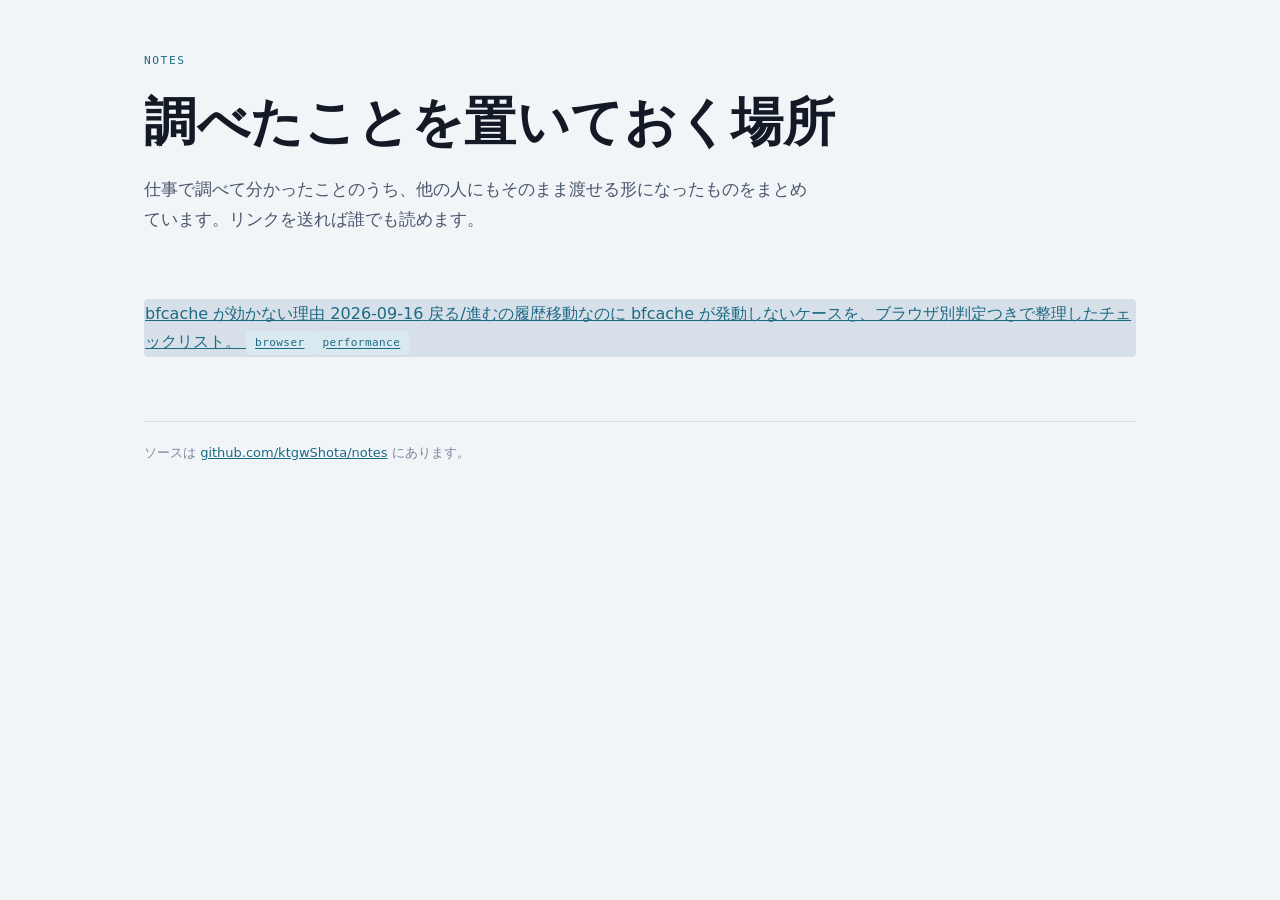
<file: index.html>
<!doctype html>
<html lang="ja">
<head>
<meta charset="utf-8">
<meta name="viewport" content="width=device-width, initial-scale=1">
<title>notes</title>
<meta name="description" content="調べたことをまとめて置いておく場所。">
<link rel="icon" href="data:image/svg+xml,<svg xmlns=%22http://www.w3.org/2000/svg%22 viewBox=%220 0 100 100%22><text y=%22.9em%22 font-size=%2290%22>🧊</text></svg>">
<link rel="stylesheet" href="assets/style.css">
</head>
<body>

<div class="wrap">

  <header class="masthead">
    <p class="eyebrow">notes</p>
    <h1>調べたことを置いておく場所</h1>
    <p class="lede">仕事で調べて分かったことのうち、他の人にもそのまま渡せる形になったものをまとめています。リンクを送れば誰でも読めます。</p>
  </header>

  <section>
    <!-- この一覧は scripts/build_index.py が自動生成します。手で編集しないでください。 -->
    <ul class="entries">
      <!-- ENTRIES:START -->
      <li>
        <a href="pages/92ad0da3/">
          <span class="title">bfcache が効かない理由</span>
          <span class="date">2026-09-16</span>
          <span class="summary">戻る/進むの履歴移動なのに bfcache が発動しないケースを、ブラウザ別判定つきで整理したチェックリスト。</span>
          <span class="tags"><span class="tag-pill">browser</span><span class="tag-pill">performance</span></span>
        </a>
      </li>
      <!-- ENTRIES:END -->
    </ul>
  </section>

  <footer>
    ソースは <a href="https://github.com/ktgwShota/notes">github.com/ktgwShota/notes</a> にあります。
  </footer>

</div>

</body>
</html>
</file>
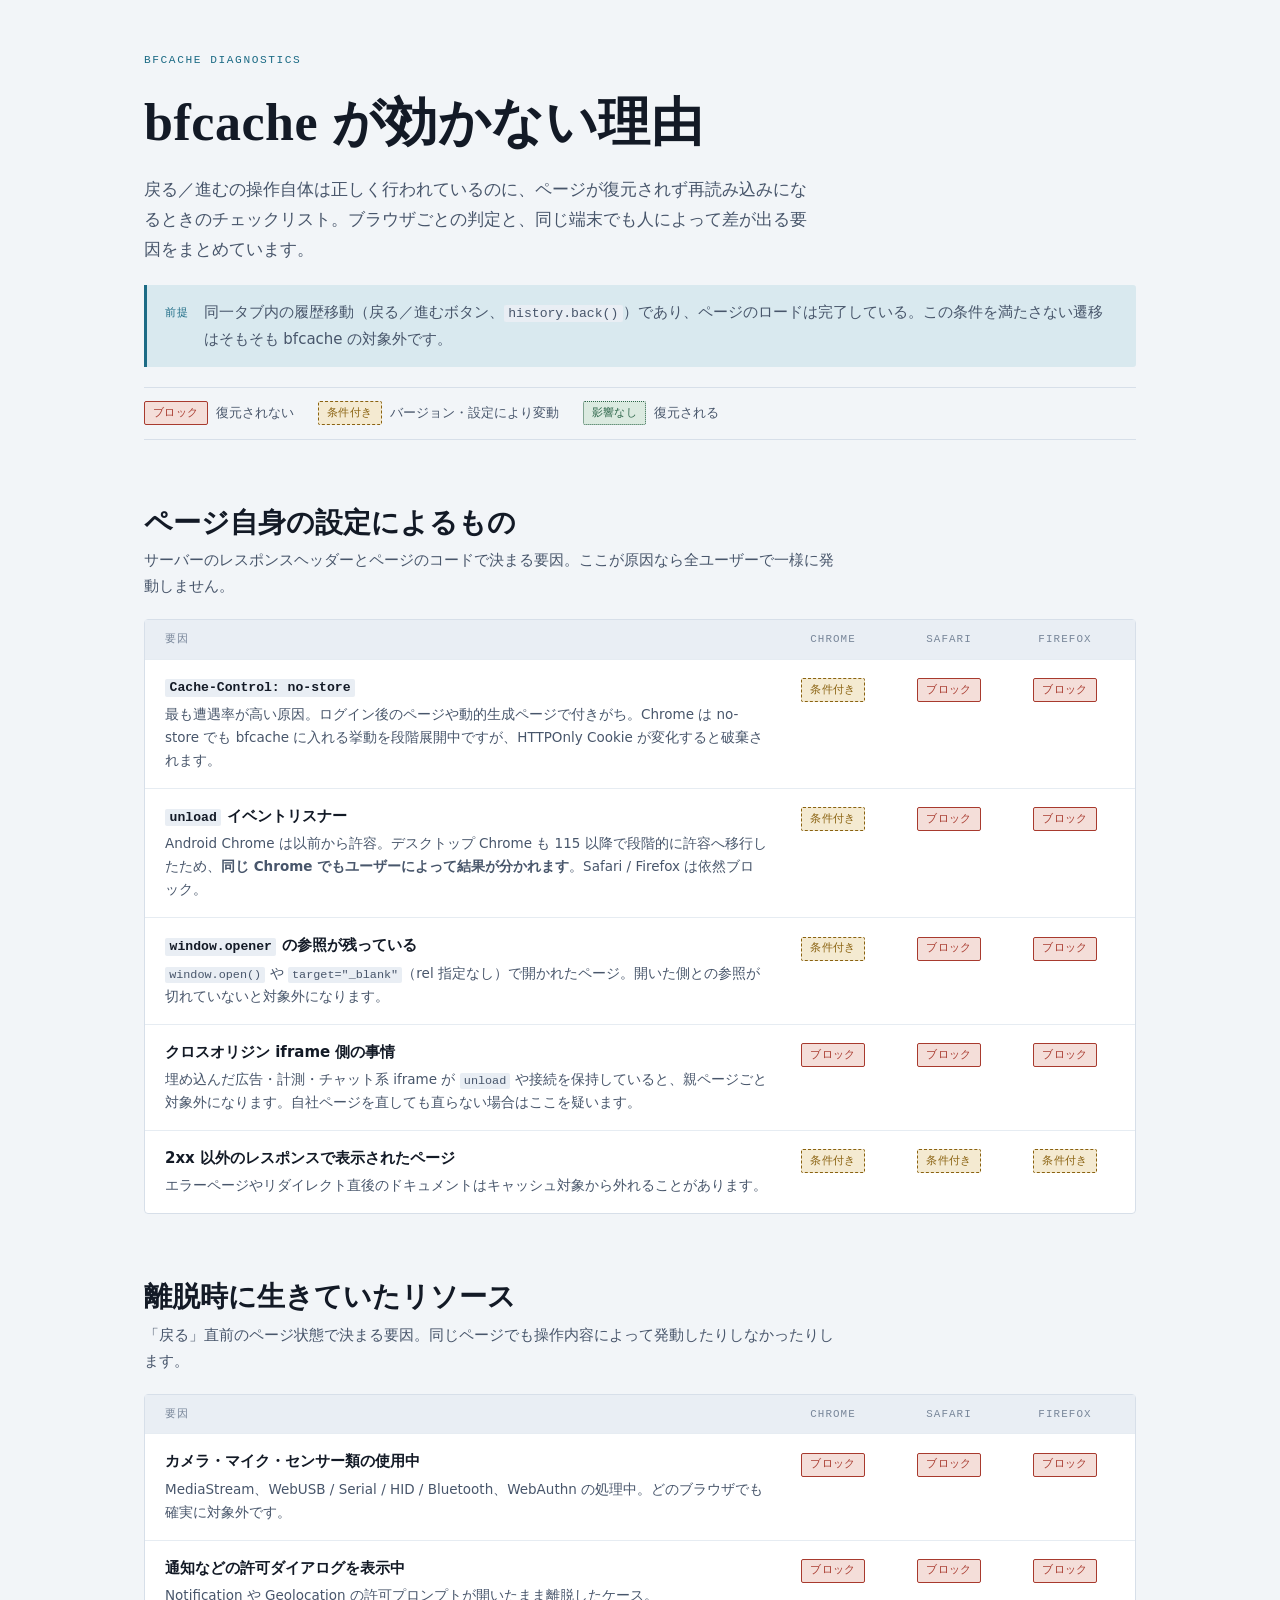
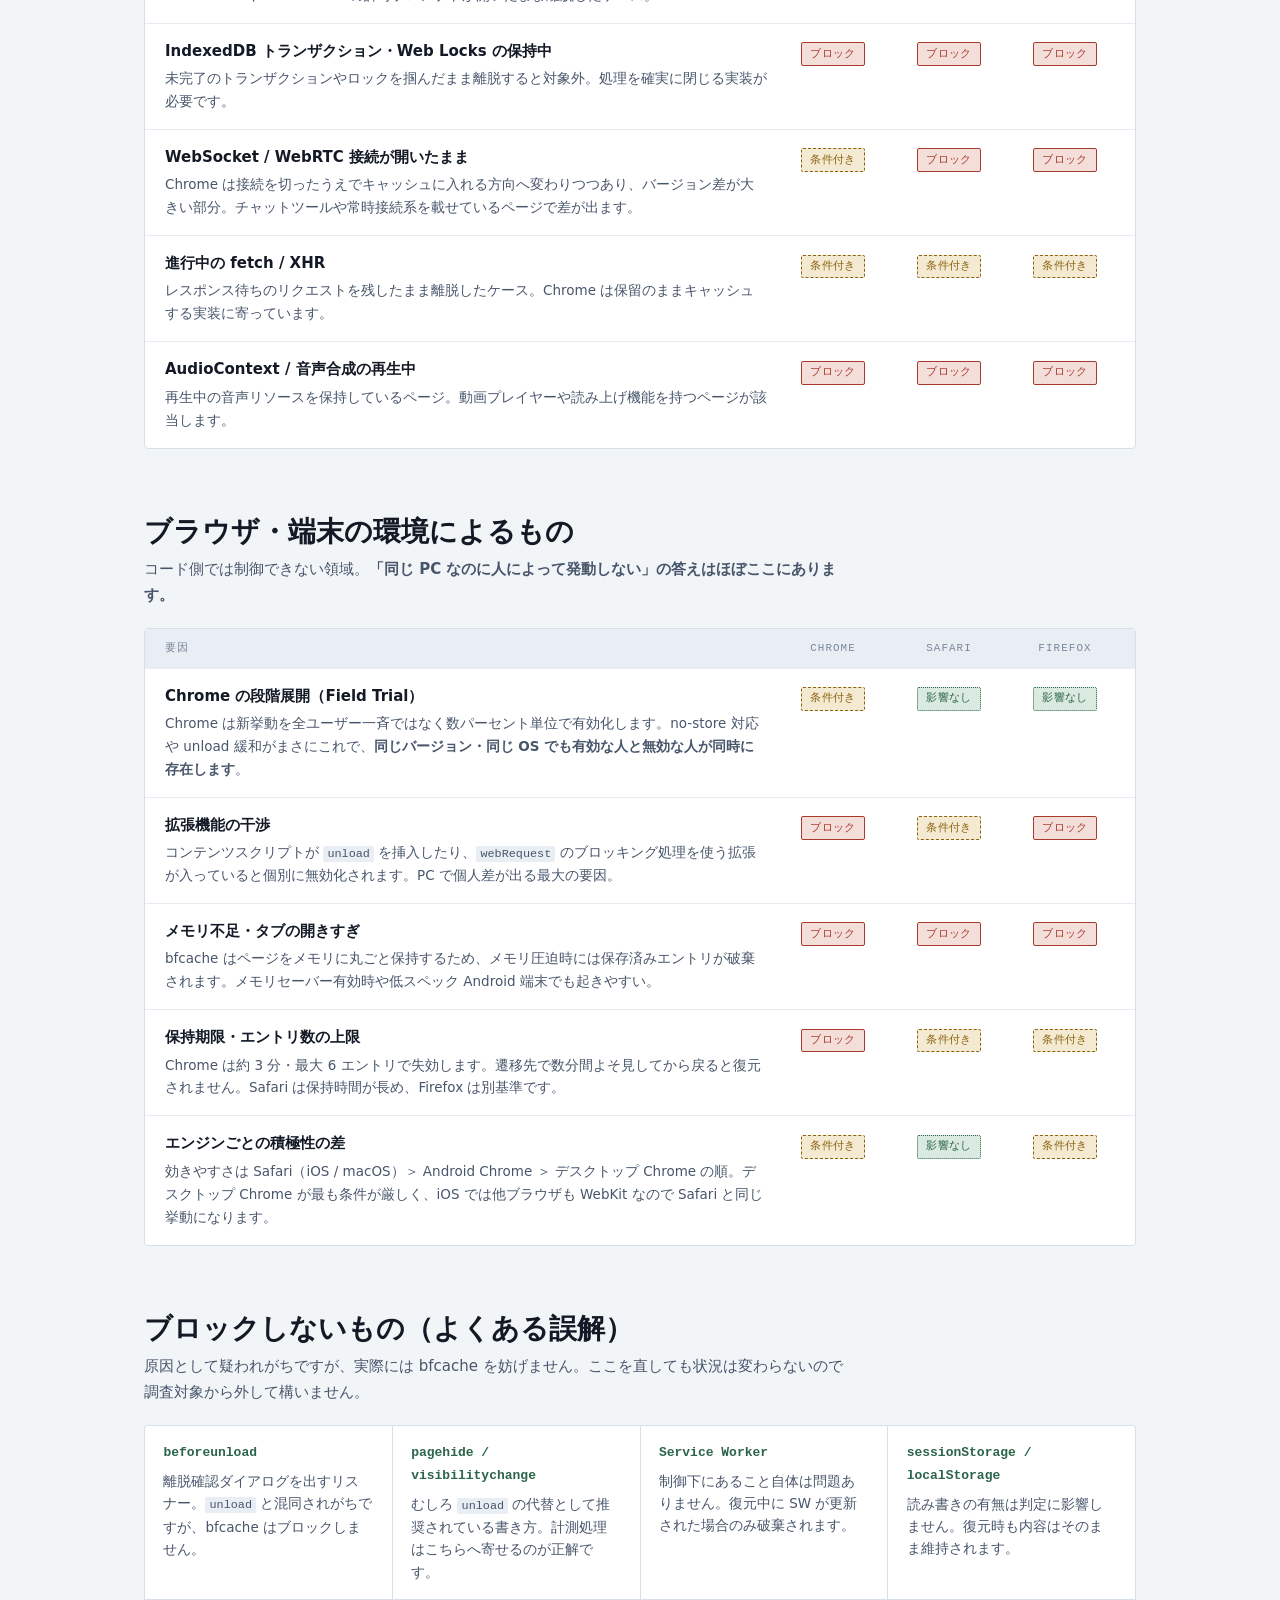
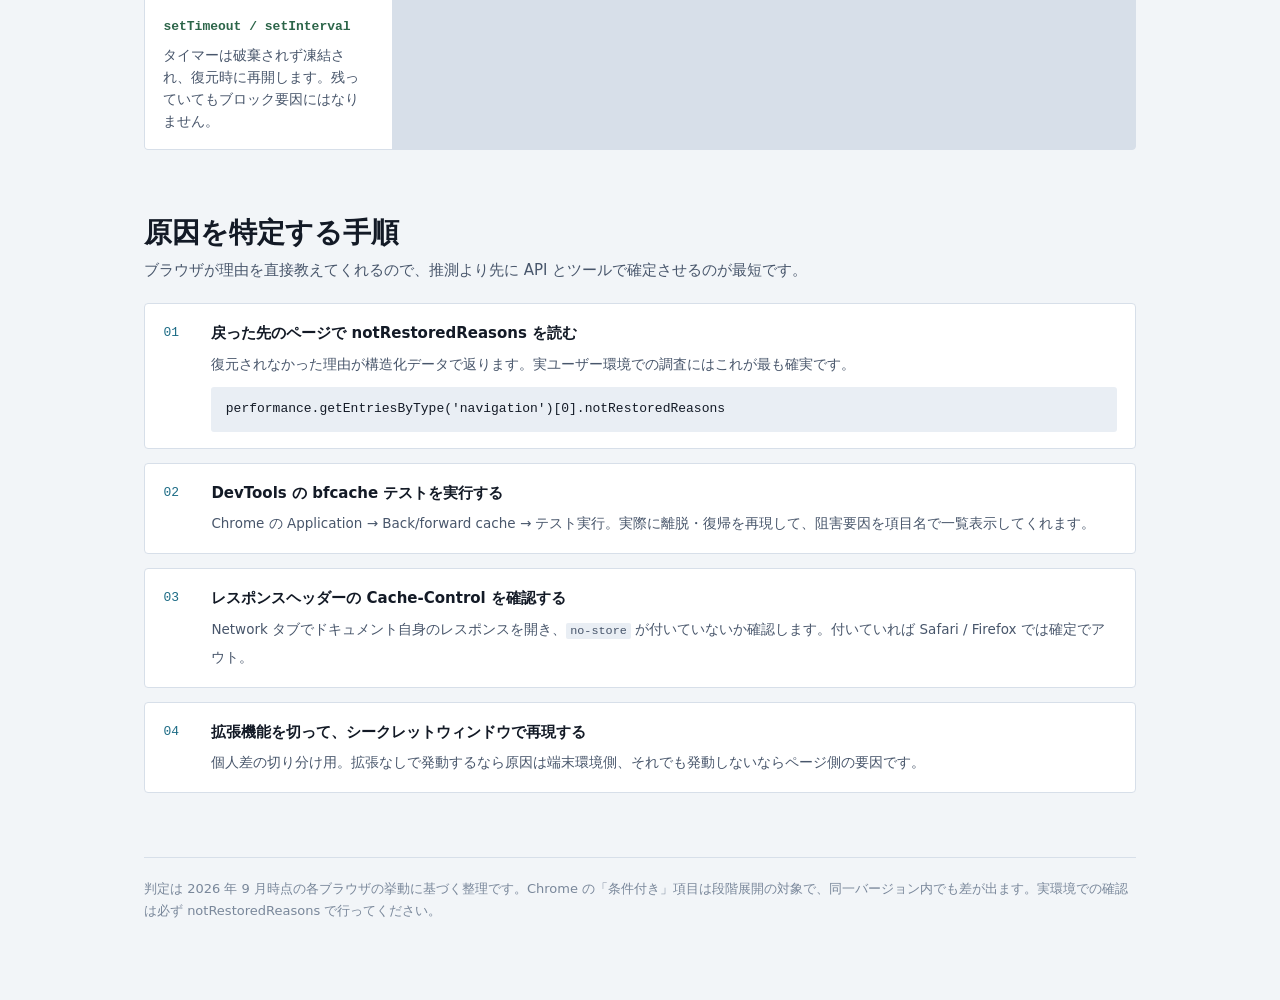
<file: 5bde13ee/index.html>
<!doctype html>
<html lang="ja">
<head>
<meta charset="utf-8">
<meta name="viewport" content="width=device-width, initial-scale=1">
<title>bfcache が効かない理由 — notes</title>
<meta name="description" content="戻る/進むの履歴移動なのに bfcache が発動しないケースを、ブラウザ別判定つきで整理したチェックリスト。">
<meta name="date" content="2026-09-16">
<meta name="tags" content="browser,performance">
<meta property="og:type" content="article">
<meta property="og:title" content="bfcache が効かない理由">
<meta property="og:description" content="戻る/進むの履歴移動なのに bfcache が発動しないケースを、ブラウザ別判定つきで整理したチェックリスト。">
<meta property="og:url" content="https://ktgwshota.github.io/notes/5bde13ee/">
<meta name="twitter:card" content="summary">
<link rel="icon" href="data:image/svg+xml,<svg xmlns=%22http://www.w3.org/2000/svg%22 viewBox=%220 0 100 100%22><text y=%22.9em%22 font-size=%2290%22>🧊</text></svg>">
<link rel="stylesheet" href="../assets/style.css">
</head>
<body>

<div class="wrap">

  <header class="masthead">
    <p class="eyebrow">bfcache diagnostics</p>
    <h1>bfcache が効かない理由</h1>
    <p class="lede">戻る／進むの操作自体は正しく行われているのに、ページが復元されず再読み込みになるときのチェックリスト。ブラウザごとの判定と、同じ端末でも人によって差が出る要因をまとめています。</p>
    <div class="premise">
      <span class="tag">前提</span>
      <p>同一タブ内の履歴移動（戻る／進むボタン、<code>history.back()</code>）であり、ページのロードは完了している。この条件を満たさない遷移はそもそも bfcache の対象外です。</p>
    </div>
    <div class="legend">
      <span class="legend-item"><span class="chip is-block">ブロック</span>復元されない</span>
      <span class="legend-item"><span class="chip is-cond">条件付き</span>バージョン・設定により変動</span>
      <span class="legend-item"><span class="chip is-ok">影響なし</span>復元される</span>
    </div>
  </header>

  <section>
    <div class="sec-head">
      <h2>ページ自身の設定によるもの</h2>
      <p>サーバーのレスポンスヘッダーとページのコードで決まる要因。ここが原因なら全ユーザーで一様に発動しません。</p>
    </div>
    <div class="matrix-scroll">
      <div class="matrix">
        <div class="row head">
          <span>要因</span>
          <span class="browser">Chrome</span>
          <span class="browser">Safari</span>
          <span class="browser">Firefox</span>
        </div>

        <div class="row">
          <div class="cause">
            <span class="name"><code>Cache-Control: no-store</code></span>
            <span class="detail">最も遭遇率が高い原因。ログイン後のページや動的生成ページで付きがち。Chrome は no-store でも bfcache に入れる挙動を段階展開中ですが、HTTPOnly Cookie が変化すると破棄されます。</span>
          </div>
          <div class="verdict"><span class="chip is-cond">条件付き</span></div>
          <div class="verdict"><span class="chip is-block">ブロック</span></div>
          <div class="verdict"><span class="chip is-block">ブロック</span></div>
        </div>

        <div class="row">
          <div class="cause">
            <span class="name"><code>unload</code> イベントリスナー</span>
            <span class="detail">Android Chrome は以前から許容。デスクトップ Chrome も 115 以降で段階的に許容へ移行したため、<strong>同じ Chrome でもユーザーによって結果が分かれます</strong>。Safari / Firefox は依然ブロック。</span>
          </div>
          <div class="verdict"><span class="chip is-cond">条件付き</span></div>
          <div class="verdict"><span class="chip is-block">ブロック</span></div>
          <div class="verdict"><span class="chip is-block">ブロック</span></div>
        </div>

        <div class="row">
          <div class="cause">
            <span class="name"><code>window.opener</code> の参照が残っている</span>
            <span class="detail"><code>window.open()</code> や <code>target="_blank"</code>（rel 指定なし）で開かれたページ。開いた側との参照が切れていないと対象外になります。</span>
          </div>
          <div class="verdict"><span class="chip is-cond">条件付き</span></div>
          <div class="verdict"><span class="chip is-block">ブロック</span></div>
          <div class="verdict"><span class="chip is-block">ブロック</span></div>
        </div>

        <div class="row">
          <div class="cause">
            <span class="name">クロスオリジン iframe 側の事情</span>
            <span class="detail">埋め込んだ広告・計測・チャット系 iframe が <code>unload</code> や接続を保持していると、親ページごと対象外になります。自社ページを直しても直らない場合はここを疑います。</span>
          </div>
          <div class="verdict"><span class="chip is-block">ブロック</span></div>
          <div class="verdict"><span class="chip is-block">ブロック</span></div>
          <div class="verdict"><span class="chip is-block">ブロック</span></div>
        </div>

        <div class="row">
          <div class="cause">
            <span class="name">2xx 以外のレスポンスで表示されたページ</span>
            <span class="detail">エラーページやリダイレクト直後のドキュメントはキャッシュ対象から外れることがあります。</span>
          </div>
          <div class="verdict"><span class="chip is-cond">条件付き</span></div>
          <div class="verdict"><span class="chip is-cond">条件付き</span></div>
          <div class="verdict"><span class="chip is-cond">条件付き</span></div>
        </div>
      </div>
    </div>
  </section>

  <section>
    <div class="sec-head">
      <h2>離脱時に生きていたリソース</h2>
      <p>「戻る」直前のページ状態で決まる要因。同じページでも操作内容によって発動したりしなかったりします。</p>
    </div>
    <div class="matrix-scroll">
      <div class="matrix">
        <div class="row head">
          <span>要因</span>
          <span class="browser">Chrome</span>
          <span class="browser">Safari</span>
          <span class="browser">Firefox</span>
        </div>

        <div class="row">
          <div class="cause">
            <span class="name">カメラ・マイク・センサー類の使用中</span>
            <span class="detail">MediaStream、WebUSB / Serial / HID / Bluetooth、WebAuthn の処理中。どのブラウザでも確実に対象外です。</span>
          </div>
          <div class="verdict"><span class="chip is-block">ブロック</span></div>
          <div class="verdict"><span class="chip is-block">ブロック</span></div>
          <div class="verdict"><span class="chip is-block">ブロック</span></div>
        </div>

        <div class="row">
          <div class="cause">
            <span class="name">通知などの許可ダイアログを表示中</span>
            <span class="detail">Notification や Geolocation の許可プロンプトが開いたまま離脱したケース。</span>
          </div>
          <div class="verdict"><span class="chip is-block">ブロック</span></div>
          <div class="verdict"><span class="chip is-block">ブロック</span></div>
          <div class="verdict"><span class="chip is-block">ブロック</span></div>
        </div>

        <div class="row">
          <div class="cause">
            <span class="name">IndexedDB トランザクション・Web Locks の保持中</span>
            <span class="detail">未完了のトランザクションやロックを掴んだまま離脱すると対象外。処理を確実に閉じる実装が必要です。</span>
          </div>
          <div class="verdict"><span class="chip is-block">ブロック</span></div>
          <div class="verdict"><span class="chip is-block">ブロック</span></div>
          <div class="verdict"><span class="chip is-block">ブロック</span></div>
        </div>

        <div class="row">
          <div class="cause">
            <span class="name">WebSocket / WebRTC 接続が開いたまま</span>
            <span class="detail">Chrome は接続を切ったうえでキャッシュに入れる方向へ変わりつつあり、バージョン差が大きい部分。チャットツールや常時接続系を載せているページで差が出ます。</span>
          </div>
          <div class="verdict"><span class="chip is-cond">条件付き</span></div>
          <div class="verdict"><span class="chip is-block">ブロック</span></div>
          <div class="verdict"><span class="chip is-block">ブロック</span></div>
        </div>

        <div class="row">
          <div class="cause">
            <span class="name">進行中の fetch / XHR</span>
            <span class="detail">レスポンス待ちのリクエストを残したまま離脱したケース。Chrome は保留のままキャッシュする実装に寄っています。</span>
          </div>
          <div class="verdict"><span class="chip is-cond">条件付き</span></div>
          <div class="verdict"><span class="chip is-cond">条件付き</span></div>
          <div class="verdict"><span class="chip is-cond">条件付き</span></div>
        </div>

        <div class="row">
          <div class="cause">
            <span class="name">AudioContext / 音声合成の再生中</span>
            <span class="detail">再生中の音声リソースを保持しているページ。動画プレイヤーや読み上げ機能を持つページが該当します。</span>
          </div>
          <div class="verdict"><span class="chip is-block">ブロック</span></div>
          <div class="verdict"><span class="chip is-block">ブロック</span></div>
          <div class="verdict"><span class="chip is-block">ブロック</span></div>
        </div>
      </div>
    </div>
  </section>

  <section>
    <div class="sec-head">
      <h2>ブラウザ・端末の環境によるもの</h2>
      <p>コード側では制御できない領域。<strong>「同じ PC なのに人によって発動しない」の答えはほぼここにあります。</strong></p>
    </div>
    <div class="matrix-scroll">
      <div class="matrix">
        <div class="row head">
          <span>要因</span>
          <span class="browser">Chrome</span>
          <span class="browser">Safari</span>
          <span class="browser">Firefox</span>
        </div>

        <div class="row">
          <div class="cause">
            <span class="name">Chrome の段階展開（Field Trial）</span>
            <span class="detail">Chrome は新挙動を全ユーザー一斉ではなく数パーセント単位で有効化します。no-store 対応や unload 緩和がまさにこれで、<strong>同じバージョン・同じ OS でも有効な人と無効な人が同時に存在します</strong>。</span>
          </div>
          <div class="verdict"><span class="chip is-cond">条件付き</span></div>
          <div class="verdict"><span class="chip is-ok">影響なし</span></div>
          <div class="verdict"><span class="chip is-ok">影響なし</span></div>
        </div>

        <div class="row">
          <div class="cause">
            <span class="name">拡張機能の干渉</span>
            <span class="detail">コンテンツスクリプトが <code>unload</code> を挿入したり、<code>webRequest</code> のブロッキング処理を使う拡張が入っていると個別に無効化されます。PC で個人差が出る最大の要因。</span>
          </div>
          <div class="verdict"><span class="chip is-block">ブロック</span></div>
          <div class="verdict"><span class="chip is-cond">条件付き</span></div>
          <div class="verdict"><span class="chip is-block">ブロック</span></div>
        </div>

        <div class="row">
          <div class="cause">
            <span class="name">メモリ不足・タブの開きすぎ</span>
            <span class="detail">bfcache はページをメモリに丸ごと保持するため、メモリ圧迫時には保存済みエントリが破棄されます。メモリセーバー有効時や低スペック Android 端末でも起きやすい。</span>
          </div>
          <div class="verdict"><span class="chip is-block">ブロック</span></div>
          <div class="verdict"><span class="chip is-block">ブロック</span></div>
          <div class="verdict"><span class="chip is-block">ブロック</span></div>
        </div>

        <div class="row">
          <div class="cause">
            <span class="name">保持期限・エントリ数の上限</span>
            <span class="detail">Chrome は約 3 分・最大 6 エントリで失効します。遷移先で数分間よそ見してから戻ると復元されません。Safari は保持時間が長め、Firefox は別基準です。</span>
          </div>
          <div class="verdict"><span class="chip is-block">ブロック</span></div>
          <div class="verdict"><span class="chip is-cond">条件付き</span></div>
          <div class="verdict"><span class="chip is-cond">条件付き</span></div>
        </div>

        <div class="row">
          <div class="cause">
            <span class="name">エンジンごとの積極性の差</span>
            <span class="detail">効きやすさは Safari（iOS / macOS）＞ Android Chrome ＞ デスクトップ Chrome の順。デスクトップ Chrome が最も条件が厳しく、iOS では他ブラウザも WebKit なので Safari と同じ挙動になります。</span>
          </div>
          <div class="verdict"><span class="chip is-cond">条件付き</span></div>
          <div class="verdict"><span class="chip is-ok">影響なし</span></div>
          <div class="verdict"><span class="chip is-cond">条件付き</span></div>
        </div>
      </div>
    </div>
  </section>

  <section>
    <div class="sec-head">
      <h2>ブロックしないもの（よくある誤解）</h2>
      <p>原因として疑われがちですが、実際には bfcache を妨げません。ここを直しても状況は変わらないので調査対象から外して構いません。</p>
    </div>
    <ul class="card-list">
      <li>
        <span class="name">beforeunload</span>
        <span class="detail">離脱確認ダイアログを出すリスナー。<code>unload</code> と混同されがちですが、bfcache はブロックしません。</span>
      </li>
      <li>
        <span class="name">pagehide / visibilitychange</span>
        <span class="detail">むしろ <code>unload</code> の代替として推奨されている書き方。計測処理はこちらへ寄せるのが正解です。</span>
      </li>
      <li>
        <span class="name">Service Worker</span>
        <span class="detail">制御下にあること自体は問題ありません。復元中に SW が更新された場合のみ破棄されます。</span>
      </li>
      <li>
        <span class="name">sessionStorage / localStorage</span>
        <span class="detail">読み書きの有無は判定に影響しません。復元時も内容はそのまま維持されます。</span>
      </li>
      <li>
        <span class="name">setTimeout / setInterval</span>
        <span class="detail">タイマーは破棄されず凍結され、復元時に再開します。残っていてもブロック要因にはなりません。</span>
      </li>
    </ul>
  </section>

  <section>
    <div class="sec-head">
      <h2>原因を特定する手順</h2>
      <p>ブラウザが理由を直接教えてくれるので、推測より先に API とツールで確定させるのが最短です。</p>
    </div>
    <ol class="steps">
      <li>
        <div>
          <span class="name">戻った先のページで notRestoredReasons を読む</span>
          <span class="detail">復元されなかった理由が構造化データで返ります。実ユーザー環境での調査にはこれが最も確実です。</span>
          <pre><code>performance.getEntriesByType('navigation')[0].notRestoredReasons</code></pre>
        </div>
      </li>
      <li>
        <div>
          <span class="name">DevTools の bfcache テストを実行する</span>
          <span class="detail">Chrome の Application → Back/forward cache → テスト実行。実際に離脱・復帰を再現して、阻害要因を項目名で一覧表示してくれます。</span>
        </div>
      </li>
      <li>
        <div>
          <span class="name">レスポンスヘッダーの Cache-Control を確認する</span>
          <span class="detail">Network タブでドキュメント自身のレスポンスを開き、<code>no-store</code> が付いていないか確認します。付いていれば Safari / Firefox では確定でアウト。</span>
        </div>
      </li>
      <li>
        <div>
          <span class="name">拡張機能を切って、シークレットウィンドウで再現する</span>
          <span class="detail">個人差の切り分け用。拡張なしで発動するなら原因は端末環境側、それでも発動しないならページ側の要因です。</span>
        </div>
      </li>
    </ol>
  </section>

  <footer>
    判定は 2026 年 9 月時点の各ブラウザの挙動に基づく整理です。Chrome の「条件付き」項目は段階展開の対象で、同一バージョン内でも差が出ます。実環境での確認は必ず notRestoredReasons で行ってください。
  </footer>

</div>

</body>
</html>
</file>
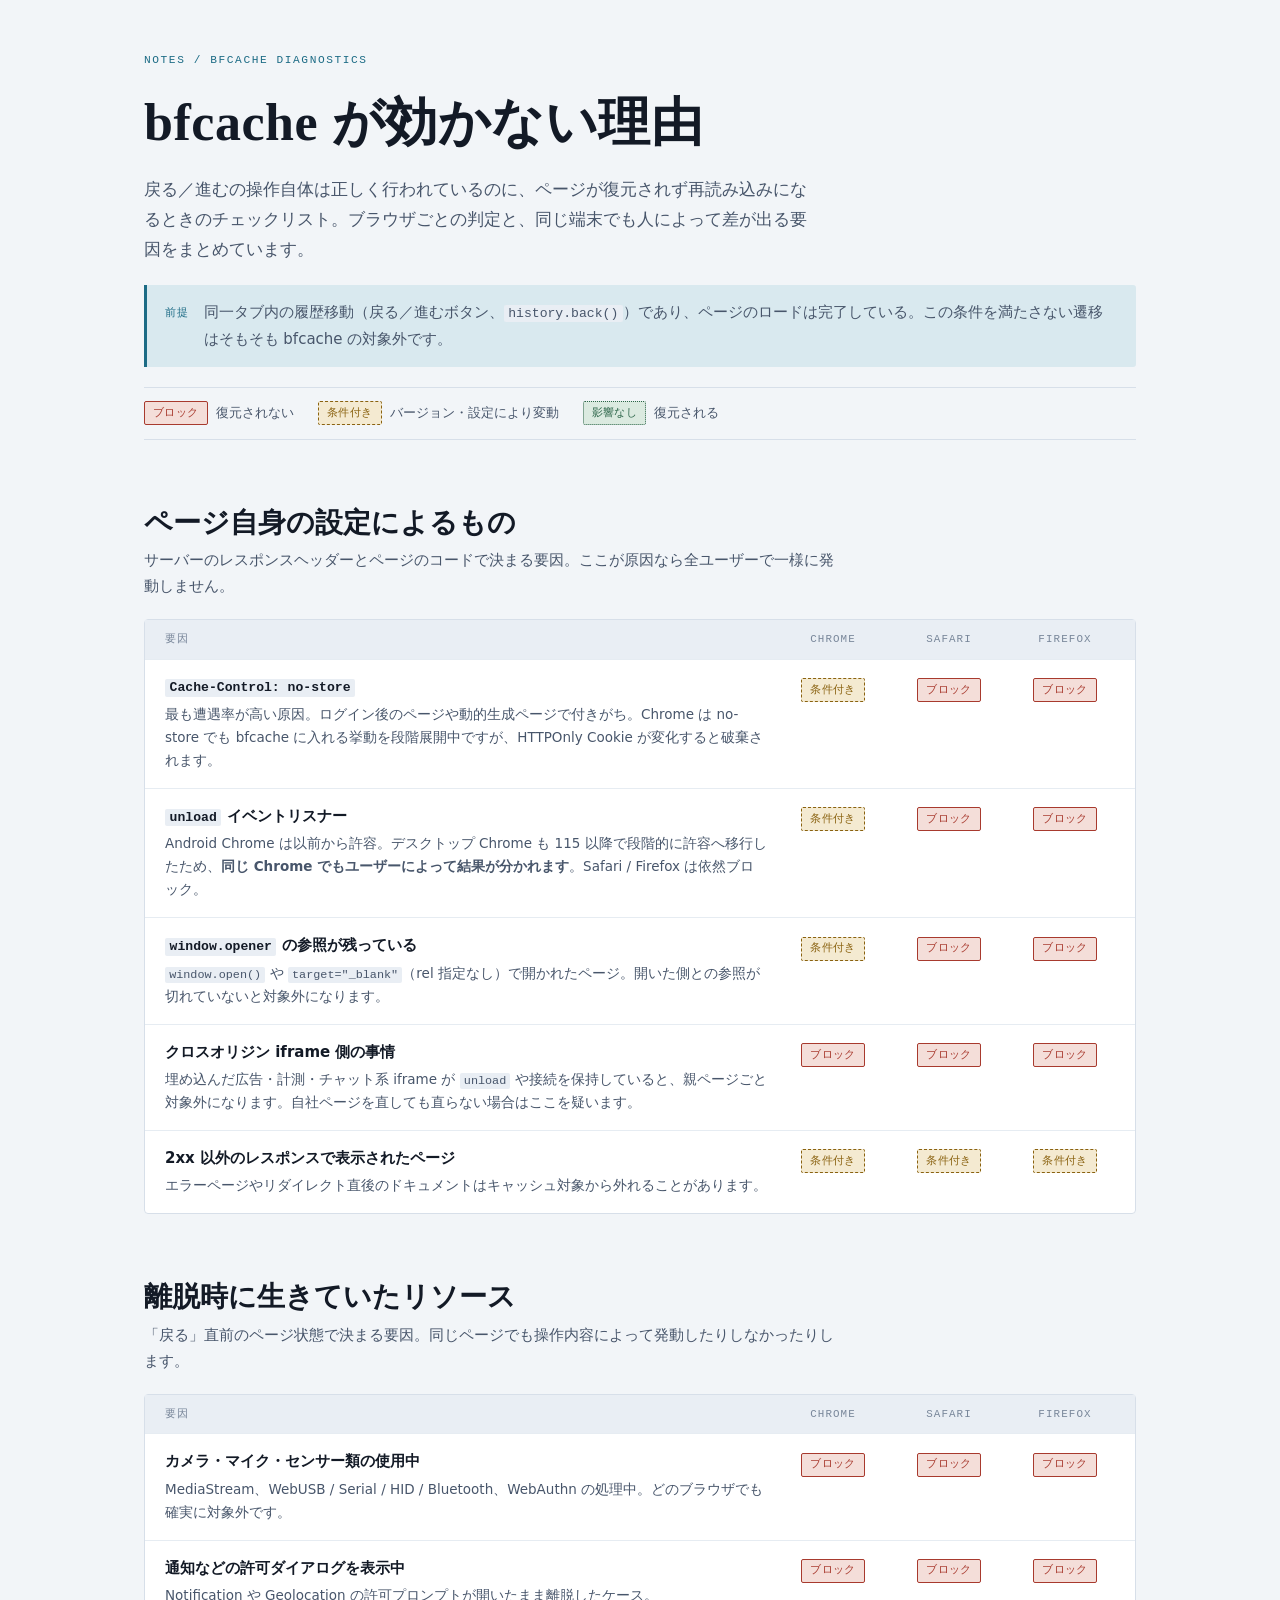
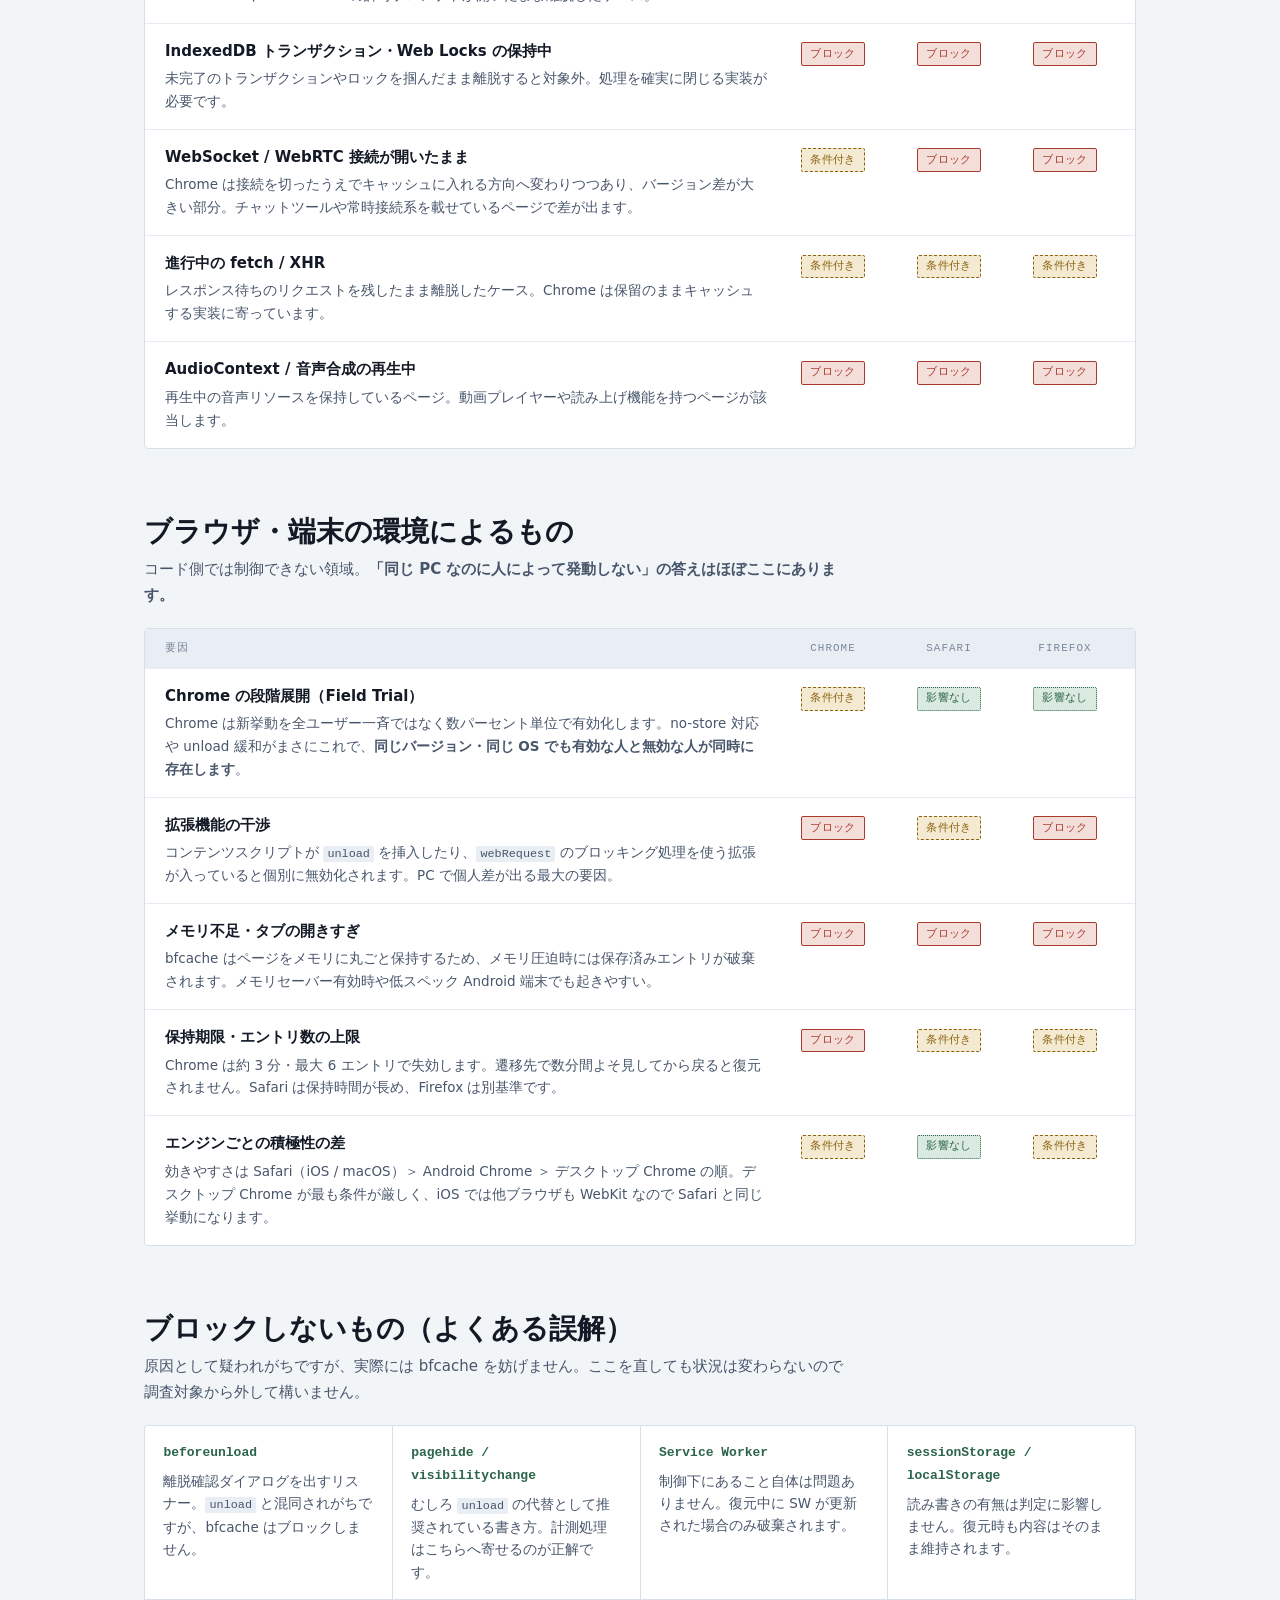
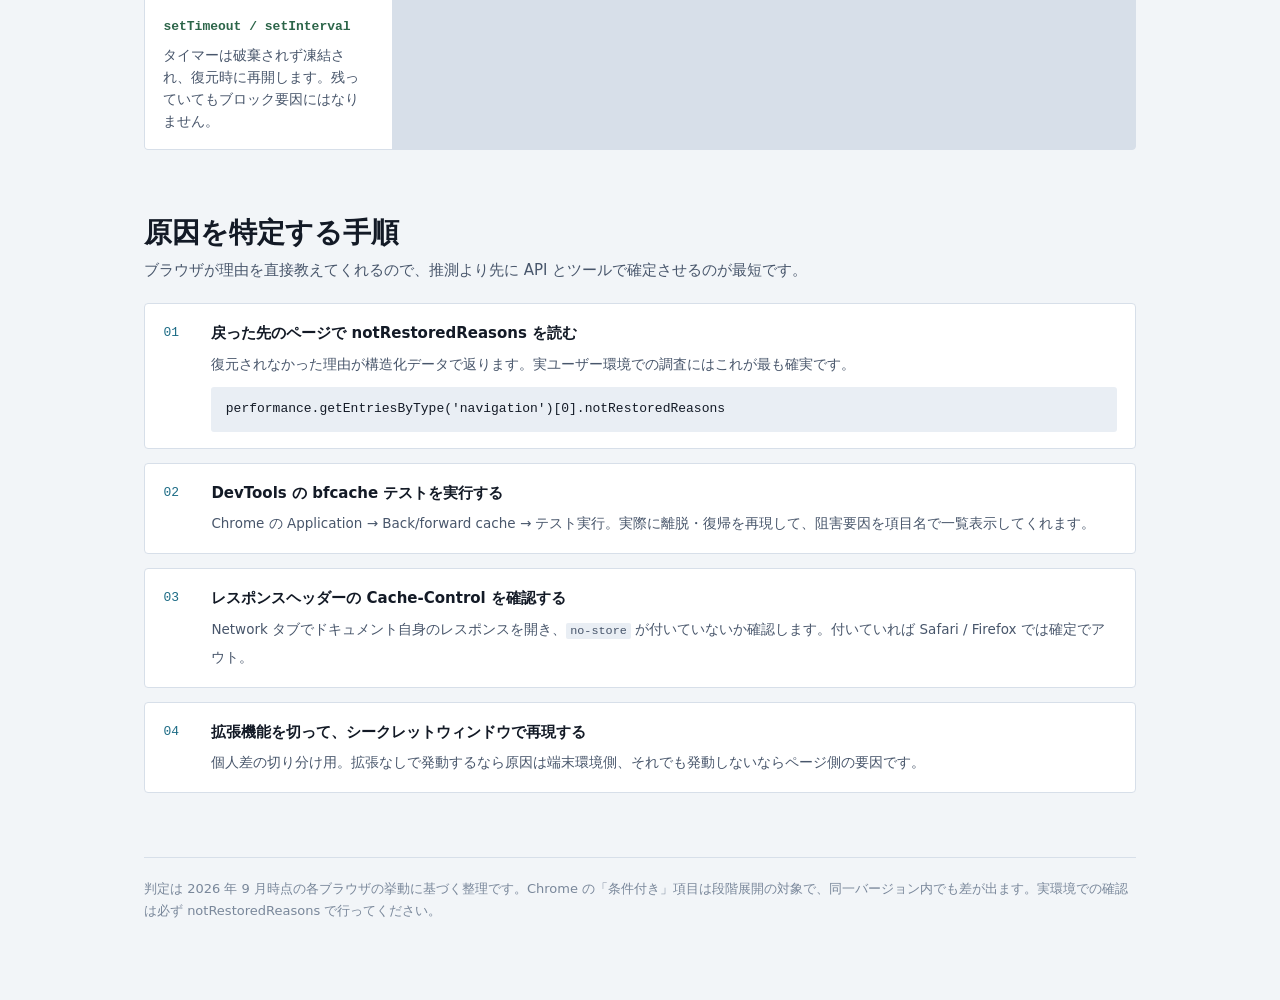
<file: bfcache/index.html>
<!doctype html>
<html lang="ja">
<head>
<meta charset="utf-8">
<meta name="viewport" content="width=device-width, initial-scale=1">
<title>bfcache が効かない理由 — notes</title>
<meta name="description" content="戻る/進むの履歴移動なのに bfcache が発動しないケースを、ブラウザ別判定つきで整理したチェックリスト。">
<meta name="date" content="2026-09-16">
<meta name="tags" content="browser,performance">
<link rel="icon" href="data:image/svg+xml,<svg xmlns=%22http://www.w3.org/2000/svg%22 viewBox=%220 0 100 100%22><text y=%22.9em%22 font-size=%2290%22>🧊</text></svg>">
<link rel="stylesheet" href="../assets/style.css">
</head>
<body>

<div class="wrap">

  <header class="masthead">
    <p class="eyebrow"><a href="../">notes</a> / bfcache diagnostics</p>
    <h1>bfcache が効かない理由</h1>
    <p class="lede">戻る／進むの操作自体は正しく行われているのに、ページが復元されず再読み込みになるときのチェックリスト。ブラウザごとの判定と、同じ端末でも人によって差が出る要因をまとめています。</p>
    <div class="premise">
      <span class="tag">前提</span>
      <p>同一タブ内の履歴移動（戻る／進むボタン、<code>history.back()</code>）であり、ページのロードは完了している。この条件を満たさない遷移はそもそも bfcache の対象外です。</p>
    </div>
    <div class="legend">
      <span class="legend-item"><span class="chip is-block">ブロック</span>復元されない</span>
      <span class="legend-item"><span class="chip is-cond">条件付き</span>バージョン・設定により変動</span>
      <span class="legend-item"><span class="chip is-ok">影響なし</span>復元される</span>
    </div>
  </header>

  <section>
    <div class="sec-head">
      <h2>ページ自身の設定によるもの</h2>
      <p>サーバーのレスポンスヘッダーとページのコードで決まる要因。ここが原因なら全ユーザーで一様に発動しません。</p>
    </div>
    <div class="matrix-scroll">
      <div class="matrix">
        <div class="row head">
          <span>要因</span>
          <span class="browser">Chrome</span>
          <span class="browser">Safari</span>
          <span class="browser">Firefox</span>
        </div>

        <div class="row">
          <div class="cause">
            <span class="name"><code>Cache-Control: no-store</code></span>
            <span class="detail">最も遭遇率が高い原因。ログイン後のページや動的生成ページで付きがち。Chrome は no-store でも bfcache に入れる挙動を段階展開中ですが、HTTPOnly Cookie が変化すると破棄されます。</span>
          </div>
          <div class="verdict"><span class="chip is-cond">条件付き</span></div>
          <div class="verdict"><span class="chip is-block">ブロック</span></div>
          <div class="verdict"><span class="chip is-block">ブロック</span></div>
        </div>

        <div class="row">
          <div class="cause">
            <span class="name"><code>unload</code> イベントリスナー</span>
            <span class="detail">Android Chrome は以前から許容。デスクトップ Chrome も 115 以降で段階的に許容へ移行したため、<strong>同じ Chrome でもユーザーによって結果が分かれます</strong>。Safari / Firefox は依然ブロック。</span>
          </div>
          <div class="verdict"><span class="chip is-cond">条件付き</span></div>
          <div class="verdict"><span class="chip is-block">ブロック</span></div>
          <div class="verdict"><span class="chip is-block">ブロック</span></div>
        </div>

        <div class="row">
          <div class="cause">
            <span class="name"><code>window.opener</code> の参照が残っている</span>
            <span class="detail"><code>window.open()</code> や <code>target="_blank"</code>（rel 指定なし）で開かれたページ。開いた側との参照が切れていないと対象外になります。</span>
          </div>
          <div class="verdict"><span class="chip is-cond">条件付き</span></div>
          <div class="verdict"><span class="chip is-block">ブロック</span></div>
          <div class="verdict"><span class="chip is-block">ブロック</span></div>
        </div>

        <div class="row">
          <div class="cause">
            <span class="name">クロスオリジン iframe 側の事情</span>
            <span class="detail">埋め込んだ広告・計測・チャット系 iframe が <code>unload</code> や接続を保持していると、親ページごと対象外になります。自社ページを直しても直らない場合はここを疑います。</span>
          </div>
          <div class="verdict"><span class="chip is-block">ブロック</span></div>
          <div class="verdict"><span class="chip is-block">ブロック</span></div>
          <div class="verdict"><span class="chip is-block">ブロック</span></div>
        </div>

        <div class="row">
          <div class="cause">
            <span class="name">2xx 以外のレスポンスで表示されたページ</span>
            <span class="detail">エラーページやリダイレクト直後のドキュメントはキャッシュ対象から外れることがあります。</span>
          </div>
          <div class="verdict"><span class="chip is-cond">条件付き</span></div>
          <div class="verdict"><span class="chip is-cond">条件付き</span></div>
          <div class="verdict"><span class="chip is-cond">条件付き</span></div>
        </div>
      </div>
    </div>
  </section>

  <section>
    <div class="sec-head">
      <h2>離脱時に生きていたリソース</h2>
      <p>「戻る」直前のページ状態で決まる要因。同じページでも操作内容によって発動したりしなかったりします。</p>
    </div>
    <div class="matrix-scroll">
      <div class="matrix">
        <div class="row head">
          <span>要因</span>
          <span class="browser">Chrome</span>
          <span class="browser">Safari</span>
          <span class="browser">Firefox</span>
        </div>

        <div class="row">
          <div class="cause">
            <span class="name">カメラ・マイク・センサー類の使用中</span>
            <span class="detail">MediaStream、WebUSB / Serial / HID / Bluetooth、WebAuthn の処理中。どのブラウザでも確実に対象外です。</span>
          </div>
          <div class="verdict"><span class="chip is-block">ブロック</span></div>
          <div class="verdict"><span class="chip is-block">ブロック</span></div>
          <div class="verdict"><span class="chip is-block">ブロック</span></div>
        </div>

        <div class="row">
          <div class="cause">
            <span class="name">通知などの許可ダイアログを表示中</span>
            <span class="detail">Notification や Geolocation の許可プロンプトが開いたまま離脱したケース。</span>
          </div>
          <div class="verdict"><span class="chip is-block">ブロック</span></div>
          <div class="verdict"><span class="chip is-block">ブロック</span></div>
          <div class="verdict"><span class="chip is-block">ブロック</span></div>
        </div>

        <div class="row">
          <div class="cause">
            <span class="name">IndexedDB トランザクション・Web Locks の保持中</span>
            <span class="detail">未完了のトランザクションやロックを掴んだまま離脱すると対象外。処理を確実に閉じる実装が必要です。</span>
          </div>
          <div class="verdict"><span class="chip is-block">ブロック</span></div>
          <div class="verdict"><span class="chip is-block">ブロック</span></div>
          <div class="verdict"><span class="chip is-block">ブロック</span></div>
        </div>

        <div class="row">
          <div class="cause">
            <span class="name">WebSocket / WebRTC 接続が開いたまま</span>
            <span class="detail">Chrome は接続を切ったうえでキャッシュに入れる方向へ変わりつつあり、バージョン差が大きい部分。チャットツールや常時接続系を載せているページで差が出ます。</span>
          </div>
          <div class="verdict"><span class="chip is-cond">条件付き</span></div>
          <div class="verdict"><span class="chip is-block">ブロック</span></div>
          <div class="verdict"><span class="chip is-block">ブロック</span></div>
        </div>

        <div class="row">
          <div class="cause">
            <span class="name">進行中の fetch / XHR</span>
            <span class="detail">レスポンス待ちのリクエストを残したまま離脱したケース。Chrome は保留のままキャッシュする実装に寄っています。</span>
          </div>
          <div class="verdict"><span class="chip is-cond">条件付き</span></div>
          <div class="verdict"><span class="chip is-cond">条件付き</span></div>
          <div class="verdict"><span class="chip is-cond">条件付き</span></div>
        </div>

        <div class="row">
          <div class="cause">
            <span class="name">AudioContext / 音声合成の再生中</span>
            <span class="detail">再生中の音声リソースを保持しているページ。動画プレイヤーや読み上げ機能を持つページが該当します。</span>
          </div>
          <div class="verdict"><span class="chip is-block">ブロック</span></div>
          <div class="verdict"><span class="chip is-block">ブロック</span></div>
          <div class="verdict"><span class="chip is-block">ブロック</span></div>
        </div>
      </div>
    </div>
  </section>

  <section>
    <div class="sec-head">
      <h2>ブラウザ・端末の環境によるもの</h2>
      <p>コード側では制御できない領域。<strong>「同じ PC なのに人によって発動しない」の答えはほぼここにあります。</strong></p>
    </div>
    <div class="matrix-scroll">
      <div class="matrix">
        <div class="row head">
          <span>要因</span>
          <span class="browser">Chrome</span>
          <span class="browser">Safari</span>
          <span class="browser">Firefox</span>
        </div>

        <div class="row">
          <div class="cause">
            <span class="name">Chrome の段階展開（Field Trial）</span>
            <span class="detail">Chrome は新挙動を全ユーザー一斉ではなく数パーセント単位で有効化します。no-store 対応や unload 緩和がまさにこれで、<strong>同じバージョン・同じ OS でも有効な人と無効な人が同時に存在します</strong>。</span>
          </div>
          <div class="verdict"><span class="chip is-cond">条件付き</span></div>
          <div class="verdict"><span class="chip is-ok">影響なし</span></div>
          <div class="verdict"><span class="chip is-ok">影響なし</span></div>
        </div>

        <div class="row">
          <div class="cause">
            <span class="name">拡張機能の干渉</span>
            <span class="detail">コンテンツスクリプトが <code>unload</code> を挿入したり、<code>webRequest</code> のブロッキング処理を使う拡張が入っていると個別に無効化されます。PC で個人差が出る最大の要因。</span>
          </div>
          <div class="verdict"><span class="chip is-block">ブロック</span></div>
          <div class="verdict"><span class="chip is-cond">条件付き</span></div>
          <div class="verdict"><span class="chip is-block">ブロック</span></div>
        </div>

        <div class="row">
          <div class="cause">
            <span class="name">メモリ不足・タブの開きすぎ</span>
            <span class="detail">bfcache はページをメモリに丸ごと保持するため、メモリ圧迫時には保存済みエントリが破棄されます。メモリセーバー有効時や低スペック Android 端末でも起きやすい。</span>
          </div>
          <div class="verdict"><span class="chip is-block">ブロック</span></div>
          <div class="verdict"><span class="chip is-block">ブロック</span></div>
          <div class="verdict"><span class="chip is-block">ブロック</span></div>
        </div>

        <div class="row">
          <div class="cause">
            <span class="name">保持期限・エントリ数の上限</span>
            <span class="detail">Chrome は約 3 分・最大 6 エントリで失効します。遷移先で数分間よそ見してから戻ると復元されません。Safari は保持時間が長め、Firefox は別基準です。</span>
          </div>
          <div class="verdict"><span class="chip is-block">ブロック</span></div>
          <div class="verdict"><span class="chip is-cond">条件付き</span></div>
          <div class="verdict"><span class="chip is-cond">条件付き</span></div>
        </div>

        <div class="row">
          <div class="cause">
            <span class="name">エンジンごとの積極性の差</span>
            <span class="detail">効きやすさは Safari（iOS / macOS）＞ Android Chrome ＞ デスクトップ Chrome の順。デスクトップ Chrome が最も条件が厳しく、iOS では他ブラウザも WebKit なので Safari と同じ挙動になります。</span>
          </div>
          <div class="verdict"><span class="chip is-cond">条件付き</span></div>
          <div class="verdict"><span class="chip is-ok">影響なし</span></div>
          <div class="verdict"><span class="chip is-cond">条件付き</span></div>
        </div>
      </div>
    </div>
  </section>

  <section>
    <div class="sec-head">
      <h2>ブロックしないもの（よくある誤解）</h2>
      <p>原因として疑われがちですが、実際には bfcache を妨げません。ここを直しても状況は変わらないので調査対象から外して構いません。</p>
    </div>
    <ul class="card-list">
      <li>
        <span class="name">beforeunload</span>
        <span class="detail">離脱確認ダイアログを出すリスナー。<code>unload</code> と混同されがちですが、bfcache はブロックしません。</span>
      </li>
      <li>
        <span class="name">pagehide / visibilitychange</span>
        <span class="detail">むしろ <code>unload</code> の代替として推奨されている書き方。計測処理はこちらへ寄せるのが正解です。</span>
      </li>
      <li>
        <span class="name">Service Worker</span>
        <span class="detail">制御下にあること自体は問題ありません。復元中に SW が更新された場合のみ破棄されます。</span>
      </li>
      <li>
        <span class="name">sessionStorage / localStorage</span>
        <span class="detail">読み書きの有無は判定に影響しません。復元時も内容はそのまま維持されます。</span>
      </li>
      <li>
        <span class="name">setTimeout / setInterval</span>
        <span class="detail">タイマーは破棄されず凍結され、復元時に再開します。残っていてもブロック要因にはなりません。</span>
      </li>
    </ul>
  </section>

  <section>
    <div class="sec-head">
      <h2>原因を特定する手順</h2>
      <p>ブラウザが理由を直接教えてくれるので、推測より先に API とツールで確定させるのが最短です。</p>
    </div>
    <ol class="steps">
      <li>
        <div>
          <span class="name">戻った先のページで notRestoredReasons を読む</span>
          <span class="detail">復元されなかった理由が構造化データで返ります。実ユーザー環境での調査にはこれが最も確実です。</span>
          <pre><code>performance.getEntriesByType('navigation')[0].notRestoredReasons</code></pre>
        </div>
      </li>
      <li>
        <div>
          <span class="name">DevTools の bfcache テストを実行する</span>
          <span class="detail">Chrome の Application → Back/forward cache → テスト実行。実際に離脱・復帰を再現して、阻害要因を項目名で一覧表示してくれます。</span>
        </div>
      </li>
      <li>
        <div>
          <span class="name">レスポンスヘッダーの Cache-Control を確認する</span>
          <span class="detail">Network タブでドキュメント自身のレスポンスを開き、<code>no-store</code> が付いていないか確認します。付いていれば Safari / Firefox では確定でアウト。</span>
        </div>
      </li>
      <li>
        <div>
          <span class="name">拡張機能を切って、シークレットウィンドウで再現する</span>
          <span class="detail">個人差の切り分け用。拡張なしで発動するなら原因は端末環境側、それでも発動しないならページ側の要因です。</span>
        </div>
      </li>
    </ol>
  </section>

  <footer>
    判定は 2026 年 9 月時点の各ブラウザの挙動に基づく整理です。Chrome の「条件付き」項目は段階展開の対象で、同一バージョン内でも差が出ます。実環境での確認は必ず notRestoredReasons で行ってください。
  </footer>

</div>

</body>
</html>
</file>
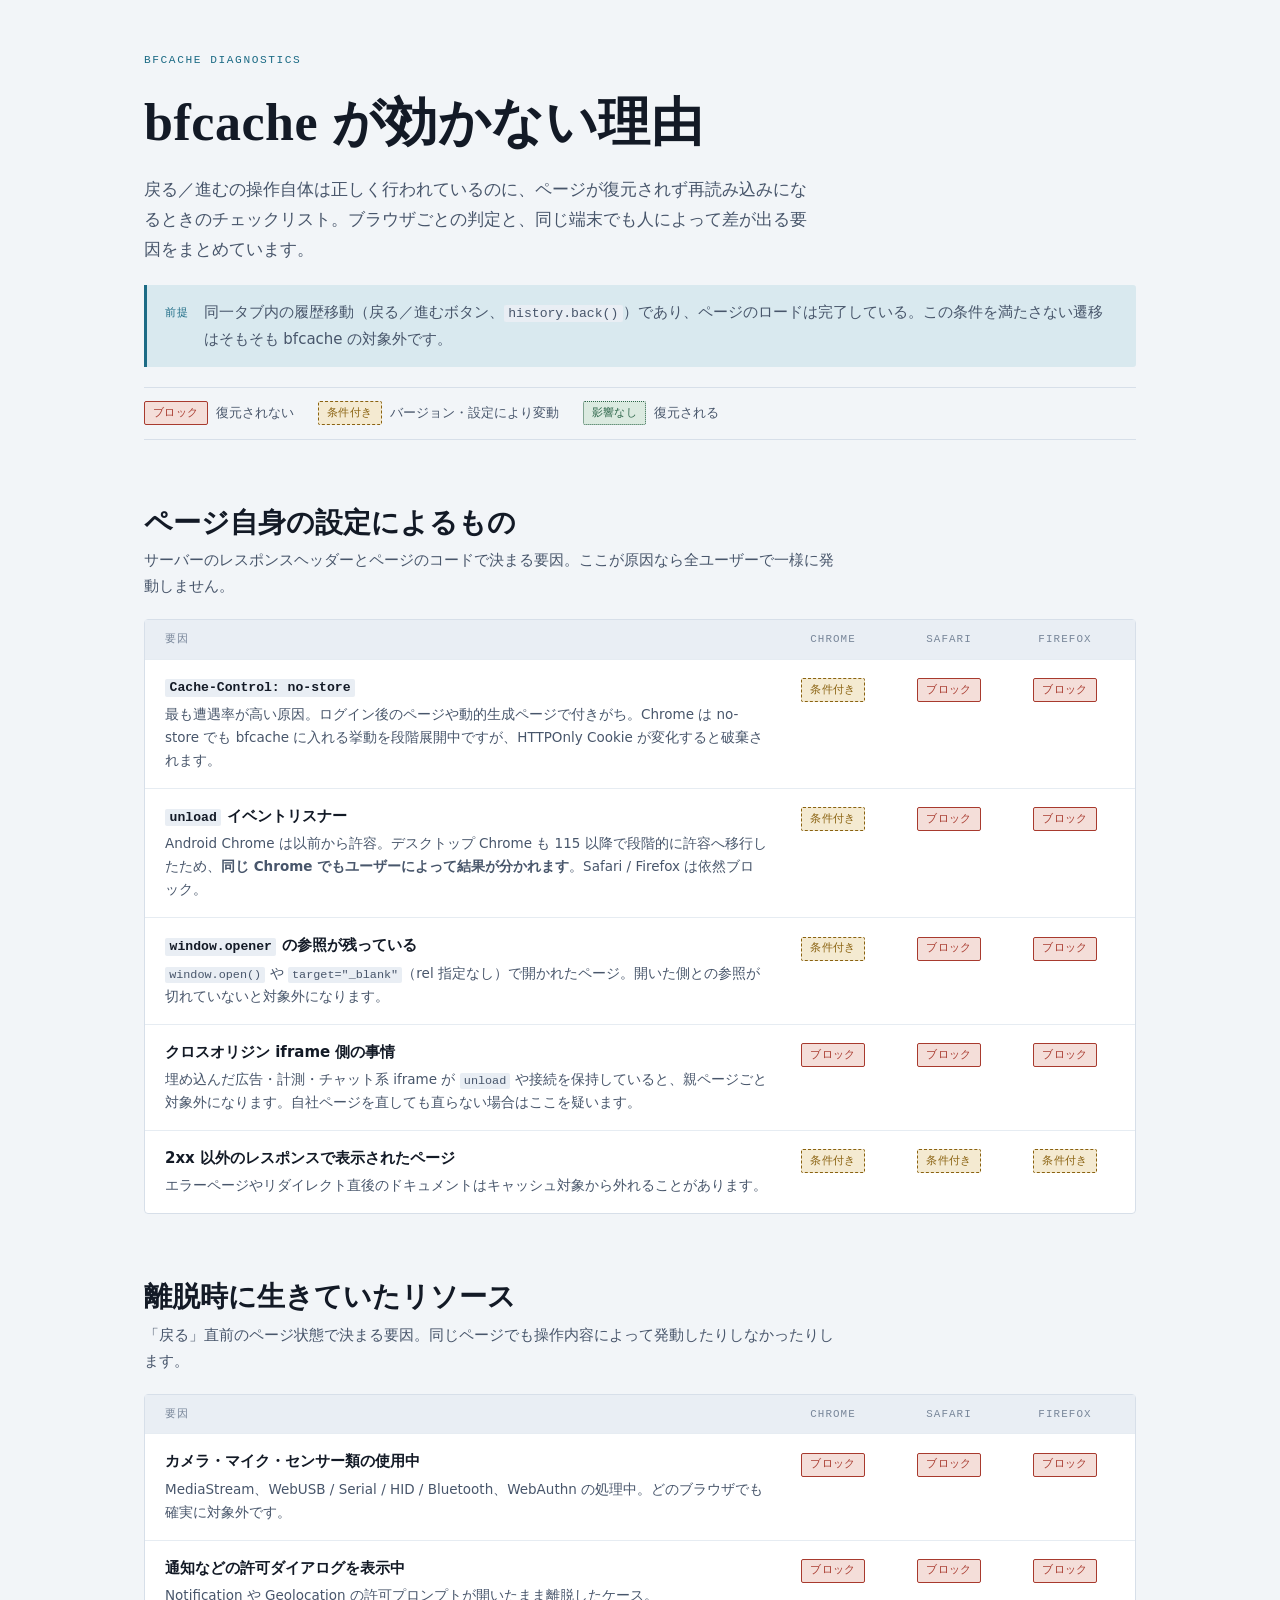
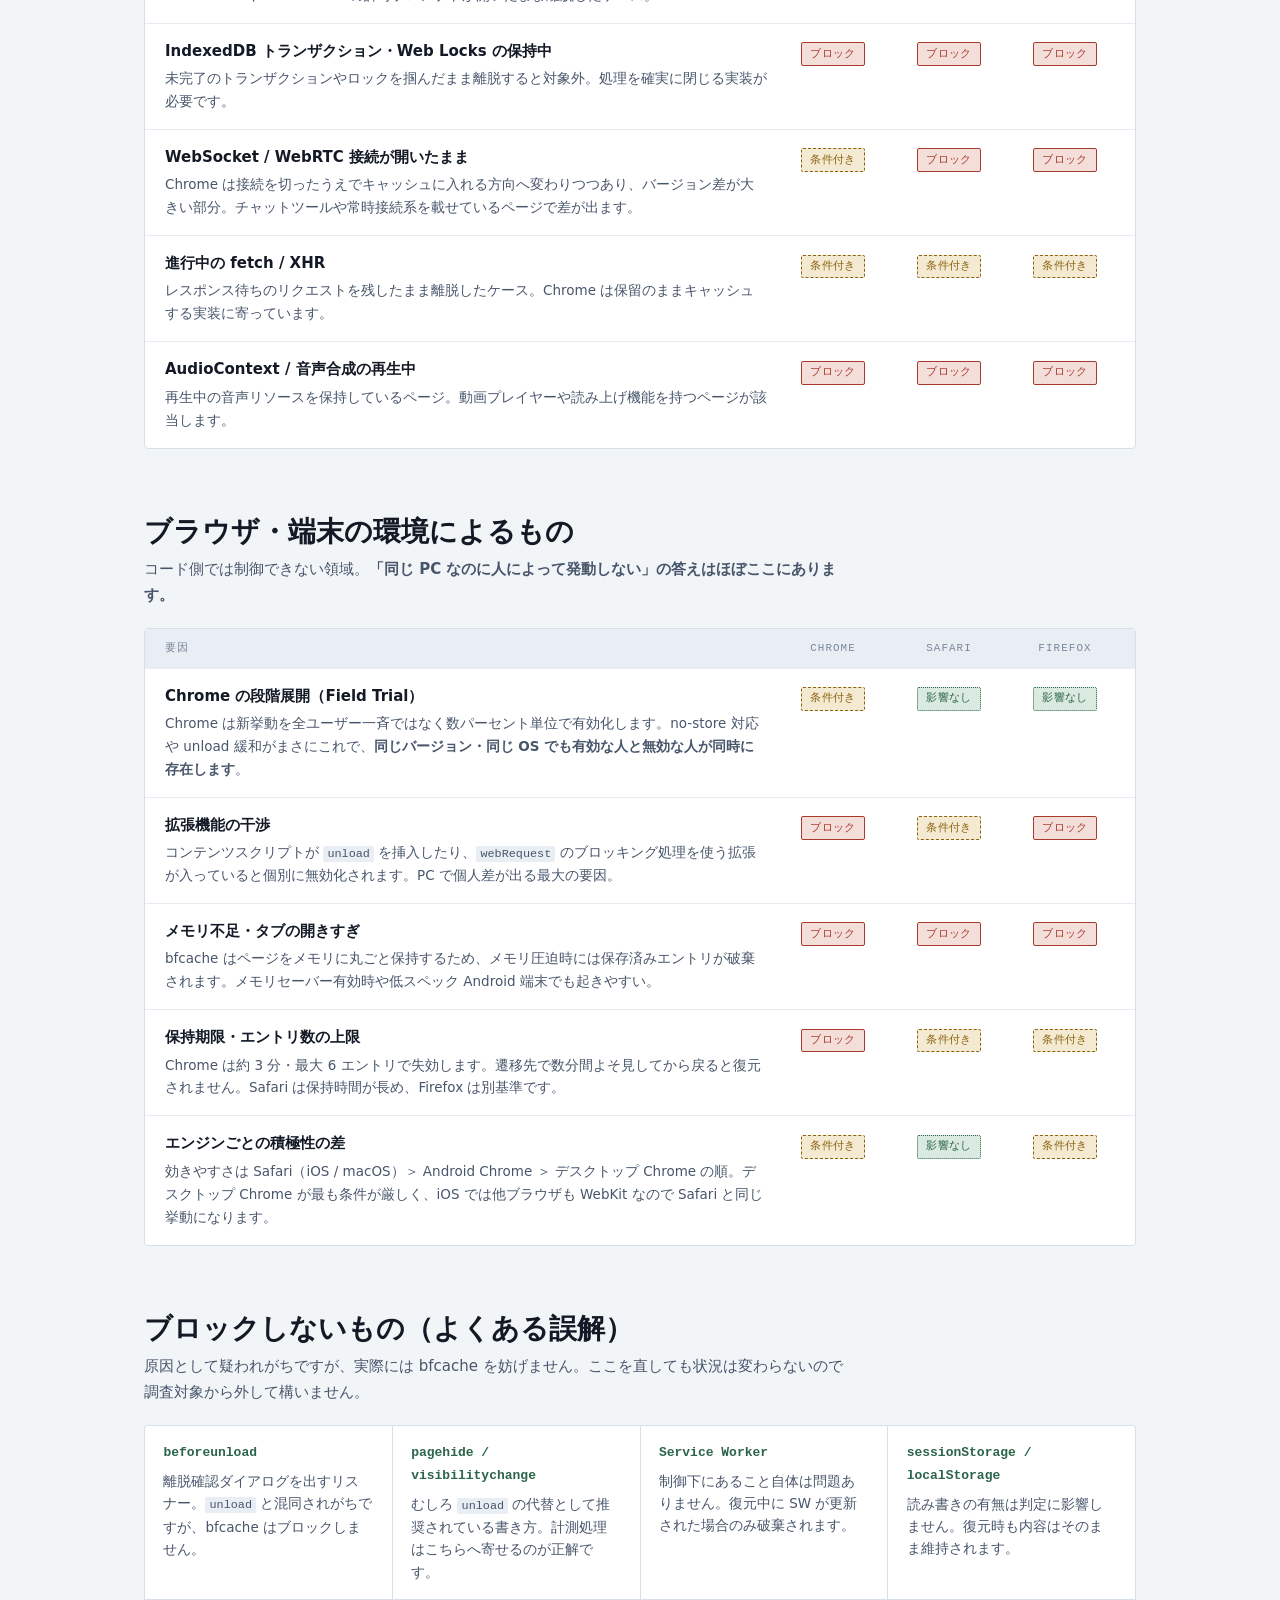
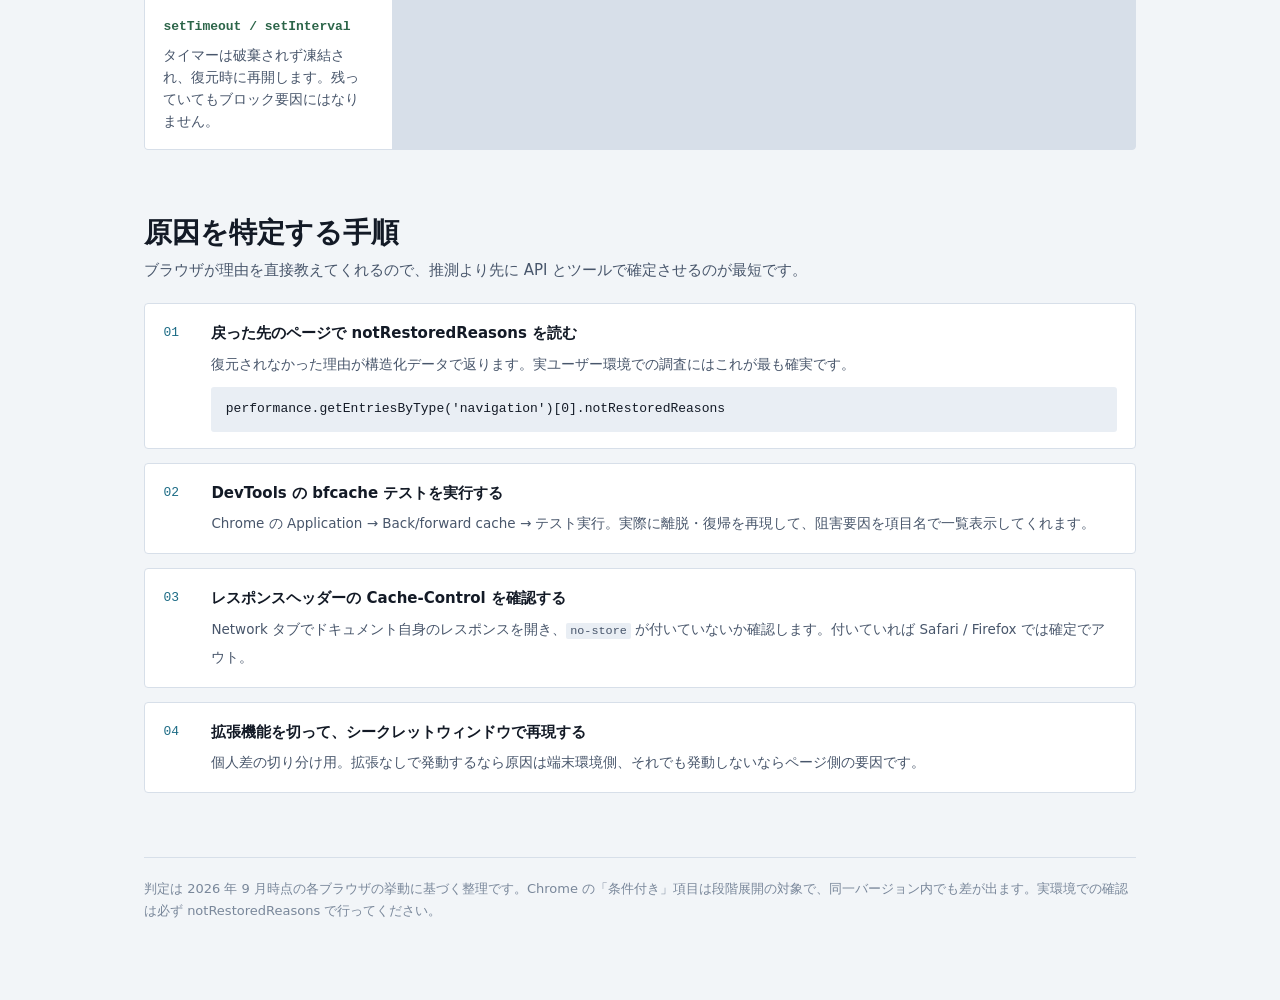
<file: pages/5bde13ee/index.html>
<!doctype html>
<html lang="ja">
<head>
<meta charset="utf-8">
<meta name="viewport" content="width=device-width, initial-scale=1">
<title>bfcache が効かない理由 — notes</title>
<meta name="description" content="戻る/進むの履歴移動なのに bfcache が発動しないケースを、ブラウザ別判定つきで整理したチェックリスト。">
<meta name="date" content="2026-09-16">
<meta name="tags" content="browser,performance">
<meta property="og:type" content="article">
<meta property="og:title" content="bfcache が効かない理由">
<meta property="og:description" content="戻る/進むの履歴移動なのに bfcache が発動しないケースを、ブラウザ別判定つきで整理したチェックリスト。">
<meta property="og:url" content="https://ktgwshota.github.io/notes/pages/5bde13ee/">
<meta name="twitter:card" content="summary">
<link rel="icon" href="data:image/svg+xml,<svg xmlns=%22http://www.w3.org/2000/svg%22 viewBox=%220 0 100 100%22><text y=%22.9em%22 font-size=%2290%22>🧊</text></svg>">
<link rel="stylesheet" href="../../assets/style.css">
</head>
<body>

<div class="wrap">

  <header class="masthead">
    <p class="eyebrow">bfcache diagnostics</p>
    <h1>bfcache が効かない理由</h1>
    <p class="lede">戻る／進むの操作自体は正しく行われているのに、ページが復元されず再読み込みになるときのチェックリスト。ブラウザごとの判定と、同じ端末でも人によって差が出る要因をまとめています。</p>
    <div class="premise">
      <span class="tag">前提</span>
      <p>同一タブ内の履歴移動（戻る／進むボタン、<code>history.back()</code>）であり、ページのロードは完了している。この条件を満たさない遷移はそもそも bfcache の対象外です。</p>
    </div>
    <div class="legend">
      <span class="legend-item"><span class="chip is-block">ブロック</span>復元されない</span>
      <span class="legend-item"><span class="chip is-cond">条件付き</span>バージョン・設定により変動</span>
      <span class="legend-item"><span class="chip is-ok">影響なし</span>復元される</span>
    </div>
  </header>

  <section>
    <div class="sec-head">
      <h2>ページ自身の設定によるもの</h2>
      <p>サーバーのレスポンスヘッダーとページのコードで決まる要因。ここが原因なら全ユーザーで一様に発動しません。</p>
    </div>
    <div class="matrix-scroll">
      <div class="matrix">
        <div class="row head">
          <span>要因</span>
          <span class="browser">Chrome</span>
          <span class="browser">Safari</span>
          <span class="browser">Firefox</span>
        </div>

        <div class="row">
          <div class="cause">
            <span class="name"><code>Cache-Control: no-store</code></span>
            <span class="detail">最も遭遇率が高い原因。ログイン後のページや動的生成ページで付きがち。Chrome は no-store でも bfcache に入れる挙動を段階展開中ですが、HTTPOnly Cookie が変化すると破棄されます。</span>
          </div>
          <div class="verdict"><span class="chip is-cond">条件付き</span></div>
          <div class="verdict"><span class="chip is-block">ブロック</span></div>
          <div class="verdict"><span class="chip is-block">ブロック</span></div>
        </div>

        <div class="row">
          <div class="cause">
            <span class="name"><code>unload</code> イベントリスナー</span>
            <span class="detail">Android Chrome は以前から許容。デスクトップ Chrome も 115 以降で段階的に許容へ移行したため、<strong>同じ Chrome でもユーザーによって結果が分かれます</strong>。Safari / Firefox は依然ブロック。</span>
          </div>
          <div class="verdict"><span class="chip is-cond">条件付き</span></div>
          <div class="verdict"><span class="chip is-block">ブロック</span></div>
          <div class="verdict"><span class="chip is-block">ブロック</span></div>
        </div>

        <div class="row">
          <div class="cause">
            <span class="name"><code>window.opener</code> の参照が残っている</span>
            <span class="detail"><code>window.open()</code> や <code>target="_blank"</code>（rel 指定なし）で開かれたページ。開いた側との参照が切れていないと対象外になります。</span>
          </div>
          <div class="verdict"><span class="chip is-cond">条件付き</span></div>
          <div class="verdict"><span class="chip is-block">ブロック</span></div>
          <div class="verdict"><span class="chip is-block">ブロック</span></div>
        </div>

        <div class="row">
          <div class="cause">
            <span class="name">クロスオリジン iframe 側の事情</span>
            <span class="detail">埋め込んだ広告・計測・チャット系 iframe が <code>unload</code> や接続を保持していると、親ページごと対象外になります。自社ページを直しても直らない場合はここを疑います。</span>
          </div>
          <div class="verdict"><span class="chip is-block">ブロック</span></div>
          <div class="verdict"><span class="chip is-block">ブロック</span></div>
          <div class="verdict"><span class="chip is-block">ブロック</span></div>
        </div>

        <div class="row">
          <div class="cause">
            <span class="name">2xx 以外のレスポンスで表示されたページ</span>
            <span class="detail">エラーページやリダイレクト直後のドキュメントはキャッシュ対象から外れることがあります。</span>
          </div>
          <div class="verdict"><span class="chip is-cond">条件付き</span></div>
          <div class="verdict"><span class="chip is-cond">条件付き</span></div>
          <div class="verdict"><span class="chip is-cond">条件付き</span></div>
        </div>
      </div>
    </div>
  </section>

  <section>
    <div class="sec-head">
      <h2>離脱時に生きていたリソース</h2>
      <p>「戻る」直前のページ状態で決まる要因。同じページでも操作内容によって発動したりしなかったりします。</p>
    </div>
    <div class="matrix-scroll">
      <div class="matrix">
        <div class="row head">
          <span>要因</span>
          <span class="browser">Chrome</span>
          <span class="browser">Safari</span>
          <span class="browser">Firefox</span>
        </div>

        <div class="row">
          <div class="cause">
            <span class="name">カメラ・マイク・センサー類の使用中</span>
            <span class="detail">MediaStream、WebUSB / Serial / HID / Bluetooth、WebAuthn の処理中。どのブラウザでも確実に対象外です。</span>
          </div>
          <div class="verdict"><span class="chip is-block">ブロック</span></div>
          <div class="verdict"><span class="chip is-block">ブロック</span></div>
          <div class="verdict"><span class="chip is-block">ブロック</span></div>
        </div>

        <div class="row">
          <div class="cause">
            <span class="name">通知などの許可ダイアログを表示中</span>
            <span class="detail">Notification や Geolocation の許可プロンプトが開いたまま離脱したケース。</span>
          </div>
          <div class="verdict"><span class="chip is-block">ブロック</span></div>
          <div class="verdict"><span class="chip is-block">ブロック</span></div>
          <div class="verdict"><span class="chip is-block">ブロック</span></div>
        </div>

        <div class="row">
          <div class="cause">
            <span class="name">IndexedDB トランザクション・Web Locks の保持中</span>
            <span class="detail">未完了のトランザクションやロックを掴んだまま離脱すると対象外。処理を確実に閉じる実装が必要です。</span>
          </div>
          <div class="verdict"><span class="chip is-block">ブロック</span></div>
          <div class="verdict"><span class="chip is-block">ブロック</span></div>
          <div class="verdict"><span class="chip is-block">ブロック</span></div>
        </div>

        <div class="row">
          <div class="cause">
            <span class="name">WebSocket / WebRTC 接続が開いたまま</span>
            <span class="detail">Chrome は接続を切ったうえでキャッシュに入れる方向へ変わりつつあり、バージョン差が大きい部分。チャットツールや常時接続系を載せているページで差が出ます。</span>
          </div>
          <div class="verdict"><span class="chip is-cond">条件付き</span></div>
          <div class="verdict"><span class="chip is-block">ブロック</span></div>
          <div class="verdict"><span class="chip is-block">ブロック</span></div>
        </div>

        <div class="row">
          <div class="cause">
            <span class="name">進行中の fetch / XHR</span>
            <span class="detail">レスポンス待ちのリクエストを残したまま離脱したケース。Chrome は保留のままキャッシュする実装に寄っています。</span>
          </div>
          <div class="verdict"><span class="chip is-cond">条件付き</span></div>
          <div class="verdict"><span class="chip is-cond">条件付き</span></div>
          <div class="verdict"><span class="chip is-cond">条件付き</span></div>
        </div>

        <div class="row">
          <div class="cause">
            <span class="name">AudioContext / 音声合成の再生中</span>
            <span class="detail">再生中の音声リソースを保持しているページ。動画プレイヤーや読み上げ機能を持つページが該当します。</span>
          </div>
          <div class="verdict"><span class="chip is-block">ブロック</span></div>
          <div class="verdict"><span class="chip is-block">ブロック</span></div>
          <div class="verdict"><span class="chip is-block">ブロック</span></div>
        </div>
      </div>
    </div>
  </section>

  <section>
    <div class="sec-head">
      <h2>ブラウザ・端末の環境によるもの</h2>
      <p>コード側では制御できない領域。<strong>「同じ PC なのに人によって発動しない」の答えはほぼここにあります。</strong></p>
    </div>
    <div class="matrix-scroll">
      <div class="matrix">
        <div class="row head">
          <span>要因</span>
          <span class="browser">Chrome</span>
          <span class="browser">Safari</span>
          <span class="browser">Firefox</span>
        </div>

        <div class="row">
          <div class="cause">
            <span class="name">Chrome の段階展開（Field Trial）</span>
            <span class="detail">Chrome は新挙動を全ユーザー一斉ではなく数パーセント単位で有効化します。no-store 対応や unload 緩和がまさにこれで、<strong>同じバージョン・同じ OS でも有効な人と無効な人が同時に存在します</strong>。</span>
          </div>
          <div class="verdict"><span class="chip is-cond">条件付き</span></div>
          <div class="verdict"><span class="chip is-ok">影響なし</span></div>
          <div class="verdict"><span class="chip is-ok">影響なし</span></div>
        </div>

        <div class="row">
          <div class="cause">
            <span class="name">拡張機能の干渉</span>
            <span class="detail">コンテンツスクリプトが <code>unload</code> を挿入したり、<code>webRequest</code> のブロッキング処理を使う拡張が入っていると個別に無効化されます。PC で個人差が出る最大の要因。</span>
          </div>
          <div class="verdict"><span class="chip is-block">ブロック</span></div>
          <div class="verdict"><span class="chip is-cond">条件付き</span></div>
          <div class="verdict"><span class="chip is-block">ブロック</span></div>
        </div>

        <div class="row">
          <div class="cause">
            <span class="name">メモリ不足・タブの開きすぎ</span>
            <span class="detail">bfcache はページをメモリに丸ごと保持するため、メモリ圧迫時には保存済みエントリが破棄されます。メモリセーバー有効時や低スペック Android 端末でも起きやすい。</span>
          </div>
          <div class="verdict"><span class="chip is-block">ブロック</span></div>
          <div class="verdict"><span class="chip is-block">ブロック</span></div>
          <div class="verdict"><span class="chip is-block">ブロック</span></div>
        </div>

        <div class="row">
          <div class="cause">
            <span class="name">保持期限・エントリ数の上限</span>
            <span class="detail">Chrome は約 3 分・最大 6 エントリで失効します。遷移先で数分間よそ見してから戻ると復元されません。Safari は保持時間が長め、Firefox は別基準です。</span>
          </div>
          <div class="verdict"><span class="chip is-block">ブロック</span></div>
          <div class="verdict"><span class="chip is-cond">条件付き</span></div>
          <div class="verdict"><span class="chip is-cond">条件付き</span></div>
        </div>

        <div class="row">
          <div class="cause">
            <span class="name">エンジンごとの積極性の差</span>
            <span class="detail">効きやすさは Safari（iOS / macOS）＞ Android Chrome ＞ デスクトップ Chrome の順。デスクトップ Chrome が最も条件が厳しく、iOS では他ブラウザも WebKit なので Safari と同じ挙動になります。</span>
          </div>
          <div class="verdict"><span class="chip is-cond">条件付き</span></div>
          <div class="verdict"><span class="chip is-ok">影響なし</span></div>
          <div class="verdict"><span class="chip is-cond">条件付き</span></div>
        </div>
      </div>
    </div>
  </section>

  <section>
    <div class="sec-head">
      <h2>ブロックしないもの（よくある誤解）</h2>
      <p>原因として疑われがちですが、実際には bfcache を妨げません。ここを直しても状況は変わらないので調査対象から外して構いません。</p>
    </div>
    <ul class="card-list">
      <li>
        <span class="name">beforeunload</span>
        <span class="detail">離脱確認ダイアログを出すリスナー。<code>unload</code> と混同されがちですが、bfcache はブロックしません。</span>
      </li>
      <li>
        <span class="name">pagehide / visibilitychange</span>
        <span class="detail">むしろ <code>unload</code> の代替として推奨されている書き方。計測処理はこちらへ寄せるのが正解です。</span>
      </li>
      <li>
        <span class="name">Service Worker</span>
        <span class="detail">制御下にあること自体は問題ありません。復元中に SW が更新された場合のみ破棄されます。</span>
      </li>
      <li>
        <span class="name">sessionStorage / localStorage</span>
        <span class="detail">読み書きの有無は判定に影響しません。復元時も内容はそのまま維持されます。</span>
      </li>
      <li>
        <span class="name">setTimeout / setInterval</span>
        <span class="detail">タイマーは破棄されず凍結され、復元時に再開します。残っていてもブロック要因にはなりません。</span>
      </li>
    </ul>
  </section>

  <section>
    <div class="sec-head">
      <h2>原因を特定する手順</h2>
      <p>ブラウザが理由を直接教えてくれるので、推測より先に API とツールで確定させるのが最短です。</p>
    </div>
    <ol class="steps">
      <li>
        <div>
          <span class="name">戻った先のページで notRestoredReasons を読む</span>
          <span class="detail">復元されなかった理由が構造化データで返ります。実ユーザー環境での調査にはこれが最も確実です。</span>
          <pre><code>performance.getEntriesByType('navigation')[0].notRestoredReasons</code></pre>
        </div>
      </li>
      <li>
        <div>
          <span class="name">DevTools の bfcache テストを実行する</span>
          <span class="detail">Chrome の Application → Back/forward cache → テスト実行。実際に離脱・復帰を再現して、阻害要因を項目名で一覧表示してくれます。</span>
        </div>
      </li>
      <li>
        <div>
          <span class="name">レスポンスヘッダーの Cache-Control を確認する</span>
          <span class="detail">Network タブでドキュメント自身のレスポンスを開き、<code>no-store</code> が付いていないか確認します。付いていれば Safari / Firefox では確定でアウト。</span>
        </div>
      </li>
      <li>
        <div>
          <span class="name">拡張機能を切って、シークレットウィンドウで再現する</span>
          <span class="detail">個人差の切り分け用。拡張なしで発動するなら原因は端末環境側、それでも発動しないならページ側の要因です。</span>
        </div>
      </li>
    </ol>
  </section>

  <footer>
    判定は 2026 年 9 月時点の各ブラウザの挙動に基づく整理です。Chrome の「条件付き」項目は段階展開の対象で、同一バージョン内でも差が出ます。実環境での確認は必ず notRestoredReasons で行ってください。
  </footer>

</div>

</body>
</html>
</file>
<file: assets/style.css>
/* ---------------------------------------------------------------
   notes — 共有スタイルシート
   ページを追加するときはこのファイルのトークンとコンポーネントを使う。
   ページ固有のスタイルが必要な場合のみ、ページ側に <style> を書く。
   --------------------------------------------------------------- */

:root {
  --paper: #F2F5F8;
  --surface: #FFFFFF;
  --surface-2: #E9EEF4;
  --ink: #131A26;
  --ink-2: #48566B;
  --ink-3: #79879A;
  --rule: #D7DFE9;
  --rule-soft: #E6ECF2;
  --accent: #1C6B85;
  --accent-soft: #D9E9EF;
  --block: #A83A2E;
  --block-soft: #F4DED9;
  --cond: #8A6210;
  --cond-soft: #F4EAD1;
  --ok: #2C6549;
  --ok-soft: #DBEAE0;

  --display: "Hiragino Mincho ProN", "Yu Mincho", YuMincho, "Noto Serif JP", Georgia, serif;
  --body: "Hiragino Kaku Gothic ProN", "Yu Gothic", YuGothic, "Noto Sans JP", system-ui, -apple-system, sans-serif;
  --mono: ui-monospace, "SF Mono", SFMono-Regular, Menlo, Consolas, monospace;
}

@media (prefers-color-scheme: dark) {
  :root:not([data-theme="light"]) {
    --paper: #0E1420;
    --surface: #161E2C;
    --surface-2: #1D2737;
    --ink: #E6ECF4;
    --ink-2: #A5B3C6;
    --ink-3: #75849B;
    --rule: #2A3648;
    --rule-soft: #212C3D;
    --accent: #6FC3DA;
    --accent-soft: #17323D;
    --block: #EE9083;
    --block-soft: #3A201C;
    --cond: #E0B667;
    --cond-soft: #362C16;
    --ok: #80C79E;
    --ok-soft: #173023;
  }
}

:root[data-theme="dark"] {
  --paper: #0E1420;
  --surface: #161E2C;
  --surface-2: #1D2737;
  --ink: #E6ECF4;
  --ink-2: #A5B3C6;
  --ink-3: #75849B;
  --rule: #2A3648;
  --rule-soft: #212C3D;
  --accent: #6FC3DA;
  --accent-soft: #17323D;
  --block: #EE9083;
  --block-soft: #3A201C;
  --cond: #E0B667;
  --cond-soft: #362C16;
  --ok: #80C79E;
  --ok-soft: #173023;
}

*,
*::before,
*::after { box-sizing: border-box; }

body {
  background: var(--paper);
  color: var(--ink);
  font-family: var(--body);
  font-size: 16px;
  line-height: 1.75;
  margin: 0;
  padding: clamp(1.75rem, 4vw, 4rem) clamp(1rem, 4vw, 2rem) 5rem;
  -webkit-font-smoothing: antialiased;
}

.wrap {
  max-width: 62rem;
  margin: 0 auto;
  display: flex;
  flex-direction: column;
  gap: clamp(2.5rem, 5vw, 4rem);
}

a { color: var(--accent); }
a:focus-visible { outline: 2px solid var(--accent); outline-offset: 2px; }

/* ---------- ヘッダー ---------- */

.masthead {
  display: flex;
  flex-direction: column;
  gap: 1.25rem;
}

.eyebrow {
  font-family: var(--mono);
  font-size: 0.7rem;
  letter-spacing: 0.14em;
  text-transform: uppercase;
  color: var(--accent);
  margin: 0;
}

.eyebrow a { text-decoration: none; }
.eyebrow a:hover { text-decoration: underline; }

h1 {
  font-family: var(--display);
  font-size: clamp(2rem, 5.5vw, 3.25rem);
  font-weight: 600;
  line-height: 1.24;
  letter-spacing: 0.01em;
  text-wrap: balance;
  margin: 0;
}

.lede {
  font-size: 1.0625rem;
  color: var(--ink-2);
  max-width: 42rem;
  margin: 0;
}

/* ---------- 前提・注記ボックス ---------- */

.premise {
  display: flex;
  gap: 0.875rem;
  align-items: flex-start;
  background: var(--accent-soft);
  border-left: 3px solid var(--accent);
  padding: 0.9rem 1.15rem;
  border-radius: 0 3px 3px 0;
}

.premise .tag {
  font-family: var(--mono);
  font-size: 0.68rem;
  letter-spacing: 0.1em;
  text-transform: uppercase;
  color: var(--accent);
  padding-top: 0.32rem;
  white-space: nowrap;
}

.premise p {
  margin: 0;
  font-size: 0.9375rem;
  color: var(--ink-2);
}

/* ---------- 凡例 ---------- */

.legend {
  display: flex;
  flex-wrap: wrap;
  gap: 0.5rem 1.5rem;
  align-items: center;
  padding: 0.85rem 0;
  border-top: 1px solid var(--rule);
  border-bottom: 1px solid var(--rule);
}

.legend-item {
  display: flex;
  align-items: center;
  gap: 0.5rem;
  font-size: 0.8125rem;
  color: var(--ink-2);
}

/* ---------- 判定チップ ---------- */

.chip {
  display: inline-flex;
  align-items: center;
  justify-content: center;
  font-family: var(--mono);
  font-size: 0.6875rem;
  letter-spacing: 0.04em;
  line-height: 1;
  padding: 0.34rem 0.5rem;
  border-radius: 2px;
  border: 1px solid transparent;
  white-space: nowrap;
}

.chip.is-block { background: var(--block-soft); color: var(--block); border-color: var(--block); }
.chip.is-cond  { background: var(--cond-soft);  color: var(--cond);  border-color: var(--cond); border-style: dashed; }
.chip.is-ok    { background: var(--ok-soft);    color: var(--ok);    border-color: var(--ok); border-style: dotted; }

/* ---------- セクション ---------- */

section {
  display: flex;
  flex-direction: column;
  gap: 1.25rem;
}

.sec-head {
  display: flex;
  flex-direction: column;
  gap: 0.35rem;
}

h2 {
  font-family: var(--display);
  font-size: clamp(1.35rem, 3vw, 1.75rem);
  font-weight: 600;
  line-height: 1.35;
  margin: 0;
  text-wrap: balance;
}

.sec-head p {
  margin: 0;
  font-size: 0.9375rem;
  color: var(--ink-2);
  max-width: 44rem;
}

/* ---------- 判定マトリクス ---------- */

.matrix-scroll { overflow-x: auto; }

.matrix {
  min-width: 40rem;
  background: var(--surface);
  border: 1px solid var(--rule);
  border-radius: 4px;
}

.row {
  display: grid;
  grid-template-columns: minmax(0, 1fr) repeat(3, 6.25rem);
  align-items: start;
  gap: 1rem;
  padding: 1rem 1.25rem;
  border-top: 1px solid var(--rule-soft);
}

.row:first-child { border-top: none; }

.row.head {
  background: var(--surface-2);
  padding-top: 0.6rem;
  padding-bottom: 0.6rem;
  border-top: none;
}

.row.head span {
  font-family: var(--mono);
  font-size: 0.68rem;
  letter-spacing: 0.1em;
  text-transform: uppercase;
  color: var(--ink-3);
}

.row.head .browser { text-align: center; }

.cause { display: flex; flex-direction: column; gap: 0.3rem; }

.cause .name {
  font-size: 0.9375rem;
  font-weight: 600;
  line-height: 1.5;
}

.cause .detail {
  font-size: 0.8438rem;
  line-height: 1.7;
  color: var(--ink-2);
}

.verdict { display: flex; justify-content: center; padding-top: 0.15rem; }

/* ---------- カードリスト ---------- */

.card-list {
  list-style: none;
  margin: 0;
  padding: 0;
  display: grid;
  grid-template-columns: repeat(auto-fit, minmax(15rem, 1fr));
  gap: 1px;
  background: var(--rule);
  border: 1px solid var(--rule);
  border-radius: 4px;
  overflow: hidden;
}

.card-list li {
  background: var(--surface);
  padding: 1rem 1.15rem;
  display: flex;
  flex-direction: column;
  gap: 0.3rem;
}

.card-list .name {
  font-family: var(--mono);
  font-size: 0.8125rem;
  color: var(--ok);
  font-weight: 600;
}

.card-list .detail {
  font-size: 0.8438rem;
  color: var(--ink-2);
  line-height: 1.65;
}

/* ---------- 手順（番号付き） ---------- */

.steps {
  list-style: none;
  counter-reset: step;
  margin: 0;
  padding: 0;
  display: flex;
  flex-direction: column;
  gap: 0.875rem;
}

.steps li {
  counter-increment: step;
  display: grid;
  grid-template-columns: 2rem minmax(0, 1fr);
  gap: 1rem;
  align-items: start;
  background: var(--surface);
  border: 1px solid var(--rule);
  border-radius: 4px;
  padding: 1rem 1.15rem;
}

.steps li::before {
  content: counter(step, decimal-leading-zero);
  font-family: var(--mono);
  font-size: 0.8125rem;
  color: var(--accent);
  padding-top: 0.12rem;
  font-variant-numeric: tabular-nums;
}

.steps .name {
  font-size: 0.9375rem;
  font-weight: 600;
  display: block;
  margin-bottom: 0.2rem;
}

.steps .detail {
  font-size: 0.8438rem;
  color: var(--ink-2);
  line-height: 1.7;
}

/* ---------- トップページ（索引） ---------- */

.index-head {
  display: flex;
  align-items: baseline;
  justify-content: space-between;
  flex-wrap: wrap;
  gap: 0.5rem 1rem;
  border-bottom: 1px solid var(--rule);
  padding-bottom: 0.9rem;
}

.index-head h1 {
  font-family: var(--mono);
  font-size: 0.8125rem;
  font-weight: 600;
  letter-spacing: 0.14em;
  text-transform: uppercase;
  color: var(--accent);
  line-height: 1.6;
}

.index-head .count {
  margin: 0;
  font-family: var(--mono);
  font-size: 0.75rem;
  color: var(--ink-3);
  font-variant-numeric: tabular-nums;
}

/* ---------- 絞り込み ---------- */

.toolbar {
  display: flex;
  flex-direction: column;
  gap: 0.75rem;
}

.search {
  width: 100%;
  font-family: var(--body);
  font-size: 0.9375rem;
  line-height: 1.5;
  color: var(--ink);
  background: var(--surface);
  border: 1px solid var(--rule);
  border-radius: 3px;
  padding: 0.7rem 0.9rem;
  -webkit-appearance: none;
  appearance: none;
}

.search::placeholder { color: var(--ink-3); }

.search:focus {
  outline: none;
  border-color: var(--accent);
  box-shadow: 0 0 0 2px var(--accent-soft);
}

.tag-filter {
  display: flex;
  flex-wrap: wrap;
  gap: 0.4rem;
}

.tag-pill {
  font-family: var(--mono);
  font-size: 0.6875rem;
  letter-spacing: 0.04em;
  line-height: 1.4;
  color: var(--accent);
  background: var(--accent-soft);
  border: 1px solid transparent;
  padding: 0.28rem 0.5rem;
  border-radius: 2px;
  cursor: pointer;
}

.tag-pill:hover { border-color: var(--accent); }

.tag-pill[aria-pressed="true"] {
  background: var(--accent);
  color: var(--paper);
}

/* ---------- 一覧 ---------- */

.entries {
  list-style: none;
  margin: 0;
  padding: 0;
  display: flex;
  flex-direction: column;
  gap: 1px;
  background: var(--rule);
  border: 1px solid var(--rule);
  border-radius: 4px;
  overflow: hidden;
}

.entry {
  background: var(--surface);
  display: grid;
  grid-template-columns: minmax(0, 1fr) auto;
  gap: 0.4rem 1.25rem;
  padding: 1rem 1.25rem;
  align-items: baseline;
}

.entry[hidden] { display: none; }

.entry-link {
  grid-column: 1;
  grid-row: 1;
  display: flex;
  flex-direction: column;
  gap: 0.3rem;
  text-decoration: none;
  color: inherit;
}

.entry-link:hover .title {
  color: var(--accent);
  text-decoration: underline;
  text-underline-offset: 3px;
}

.entry .title {
  font-family: var(--display);
  font-size: 1.0625rem;
  font-weight: 600;
  line-height: 1.5;
}

.entry .summary {
  font-size: 0.8438rem;
  color: var(--ink-2);
  line-height: 1.7;
}

.entry-side {
  grid-column: 2;
  grid-row: 1;
  display: flex;
  align-items: center;
  gap: 0.75rem;
}

.entry .date {
  font-family: var(--mono);
  font-size: 0.75rem;
  color: var(--ink-3);
  font-variant-numeric: tabular-nums;
  white-space: nowrap;
}

.copy {
  font-family: var(--mono);
  font-size: 0.6875rem;
  letter-spacing: 0.04em;
  line-height: 1.4;
  color: var(--ink-2);
  background: var(--surface-2);
  border: 1px solid var(--rule);
  border-radius: 2px;
  padding: 0.32rem 0.5rem;
  cursor: pointer;
  white-space: nowrap;
}

.copy:hover {
  color: var(--accent);
  border-color: var(--accent);
}

.copy.is-done {
  color: var(--ok);
  background: var(--ok-soft);
  border-color: var(--ok);
}

.entry-tags {
  grid-column: 1 / -1;
  grid-row: 2;
  display: flex;
  flex-wrap: wrap;
  gap: 0.4rem;
  padding-top: 0.15rem;
}

.empty {
  background: var(--surface);
  padding: 2.5rem 1.25rem;
  text-align: center;
  font-size: 0.875rem;
  color: var(--ink-3);
}

.empty[hidden] { display: none; }

button:focus-visible,
input:focus-visible { outline: 2px solid var(--accent); outline-offset: 2px; }

@media (max-width: 560px) {
  .entry {
    grid-template-columns: minmax(0, 1fr);
  }

  .entry-side {
    grid-column: 1;
    grid-row: 3;
    justify-content: space-between;
  }

  .entry-tags { grid-row: 2; }
}

/* ---------- コード ---------- */

pre {
  font-family: var(--mono);
  font-size: 0.8125rem;
  line-height: 1.6;
  background: var(--surface-2);
  color: var(--ink);
  padding: 0.75rem 0.9rem;
  border-radius: 3px;
  overflow-x: auto;
  margin: 0.6rem 0 0;
}

code {
  font-family: var(--mono);
  font-size: 0.875em;
  background: var(--surface-2);
  padding: 0.1em 0.35em;
  border-radius: 2px;
}

pre code { background: none; padding: 0; font-size: 1em; }

/* ---------- フッター ---------- */

footer {
  border-top: 1px solid var(--rule);
  padding-top: 1.25rem;
  font-size: 0.8125rem;
  color: var(--ink-3);
  line-height: 1.7;
}

@media (max-width: 640px) {
  .matrix { min-width: 34rem; }
  .row { grid-template-columns: minmax(0, 1fr) repeat(3, 5rem); gap: 0.6rem; padding: 0.9rem 1rem; }
}

@media (prefers-reduced-motion: reduce) {
  *, *::before, *::after {
    animation-duration: 0.01ms !important;
    transition-duration: 0.01ms !important;
  }
}
</file>
